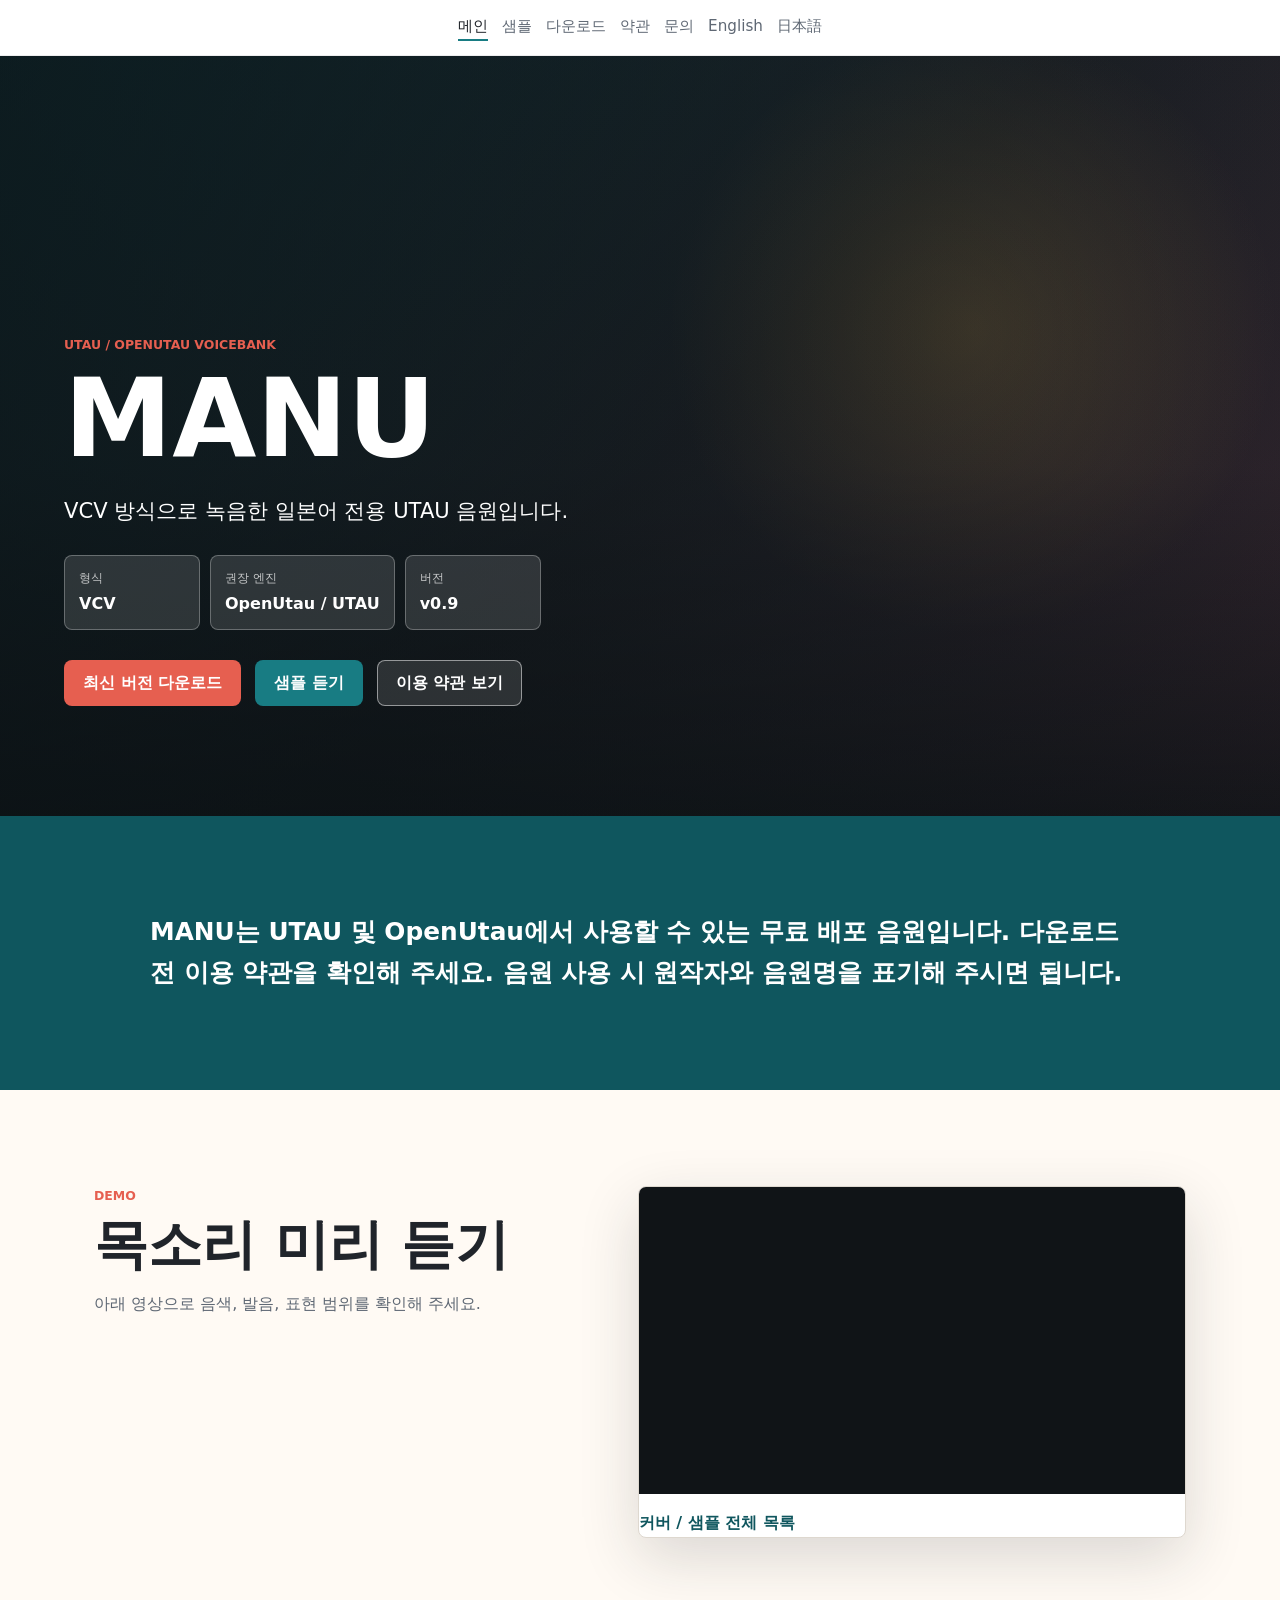
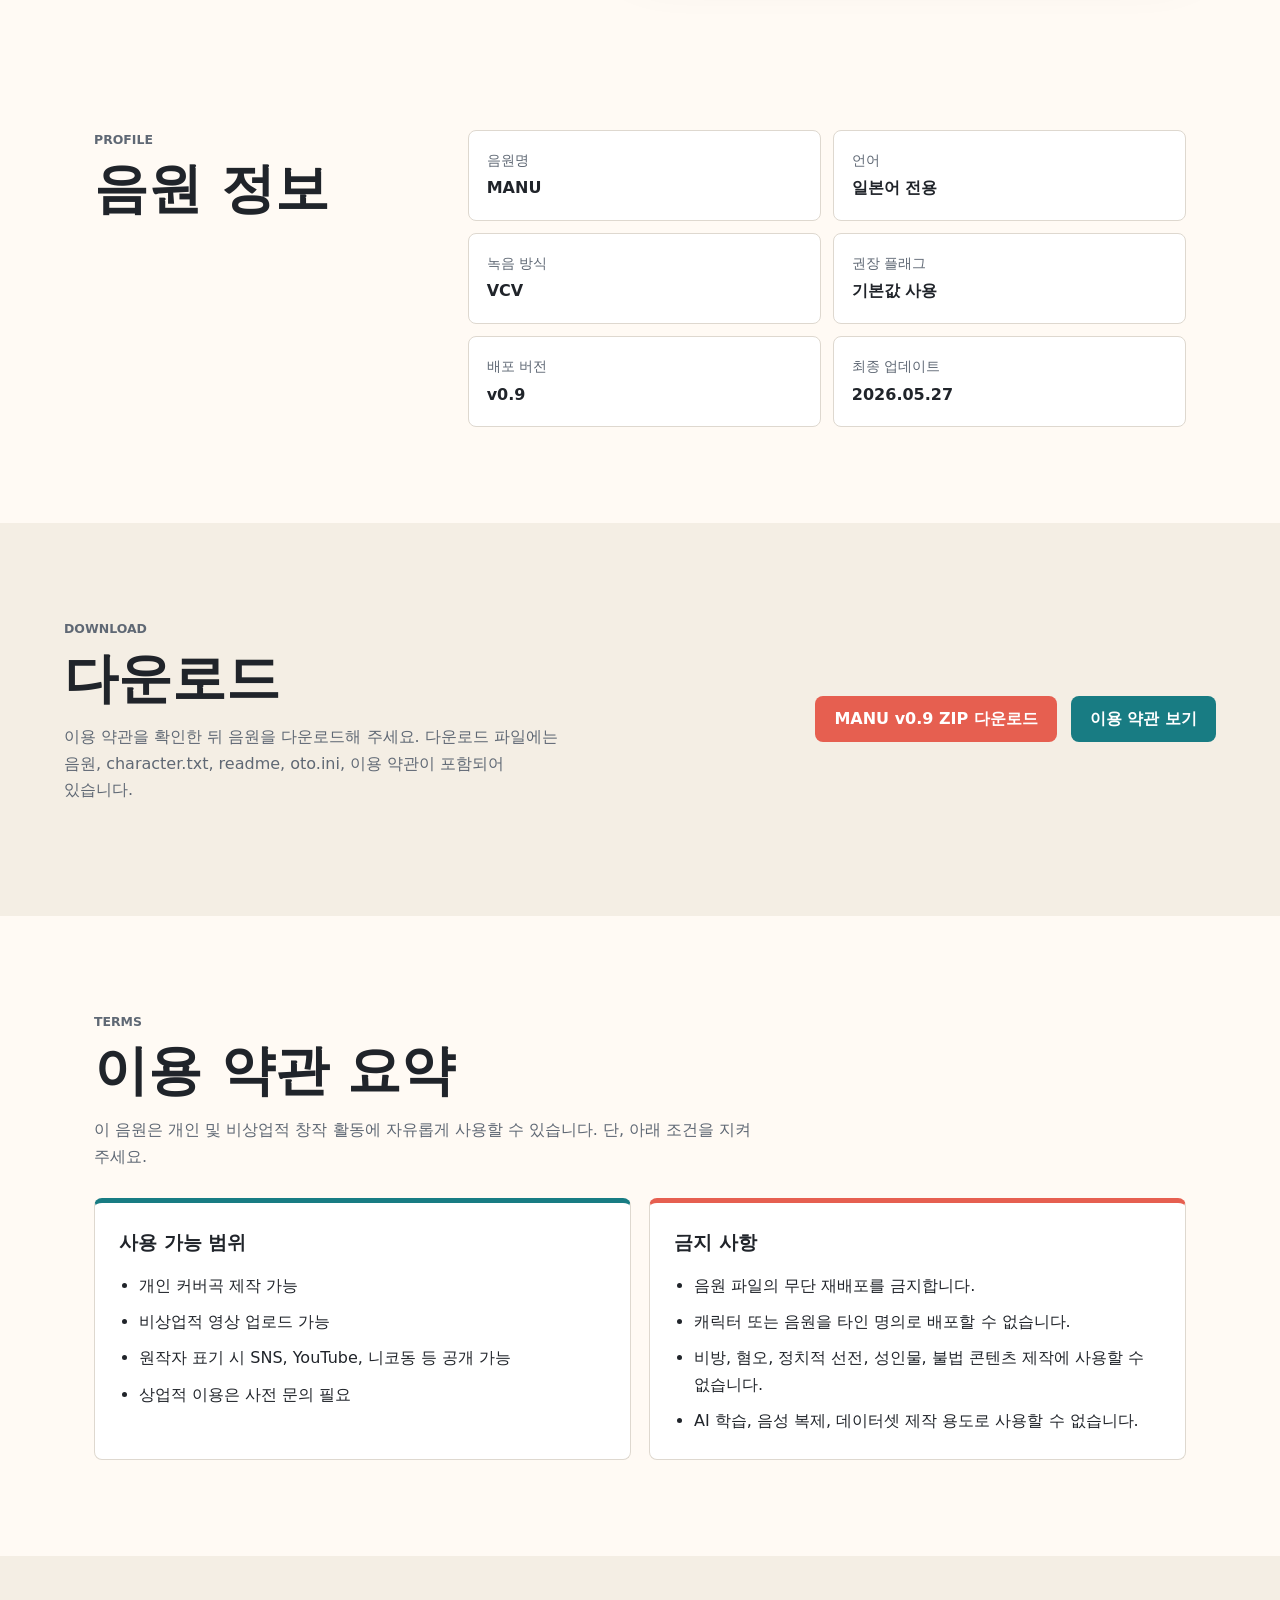
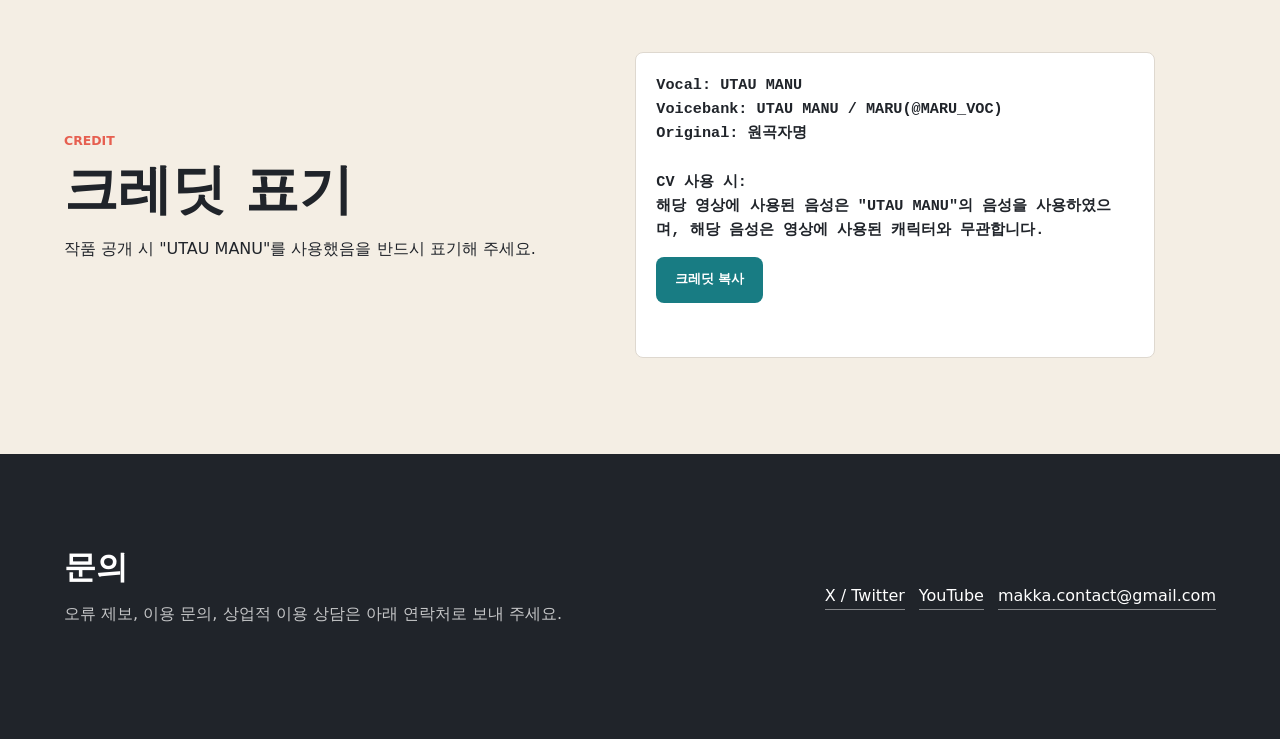
<file: index.html>
<!doctype html>
<html lang="ko">
  <head>
    <meta charset="utf-8">
    <meta name="viewport" content="width=device-width, initial-scale=1">
    <title>MANU</title>
    <meta
      name="description"
      content="MANU 공식 배포 페이지입니다. 샘플, 다운로드, 이용 약관을 확인하세요."
    >
    <link rel="icon" href="data:image/svg+xml,%3Csvg xmlns='http://www.w3.org/2000/svg' viewBox='0 0 64 64'%3E%3Crect width='64' height='64' rx='12' fill='%23187c83'/%3E%3Cpath d='M20 41V19h7v8h10v-8h7v22h-7v-8H27v8z' fill='white'/%3E%3C/svg%3E">
    <link rel="stylesheet" href="styles.css?v=20260525-header">
  </head>
  <body>
    <header class="site-header">
      <nav class="site-nav" aria-label="주요 메뉴">
        <a href="./" aria-current="page">메인</a>
        <a href="sample/">샘플</a>
        <a href="download/">다운로드</a>
        <a href="terms/">약관</a>
        <a href="#contact">문의</a>
        <a href="en/">English</a>
        <a href="ja/">日本語</a>
      </nav>
    </header>

    <main id="top">
      <section class="hero" aria-labelledby="hero-title">
        <div class="hero-scrim" aria-hidden="true"></div>
        <div class="hero-content">
          <p class="eyebrow">UTAU / OpenUtau Voicebank</p>
          <h1 id="hero-title">MANU</h1>
          <p class="hero-copy">
            VCV 방식으로 녹음한 일본어 전용 UTAU 음원입니다.
          </p>
          <dl class="hero-meta" aria-label="음원 요약 정보">
            <div>
              <dt>형식</dt>
              <dd>VCV</dd>
            </div>
            <div>
              <dt>권장 엔진</dt>
              <dd>OpenUtau / UTAU</dd>
            </div>
            <div>
              <dt>버전</dt>
              <dd>v0.9</dd>
            </div>
          </dl>
          <div class="hero-actions" aria-label="주요 동작">
            <a class="button primary" href="download/">최신 버전 다운로드</a>
            <a class="button secondary" href="sample/">샘플 듣기</a>
            <a class="button ghost" href="terms/">이용 약관 보기</a>
          </div>
        </div>
      </section>

      <section class="intro band" aria-label="배포 안내">
        <p>
          MANU는 UTAU 및 OpenUtau에서 사용할 수 있는 무료 배포 음원입니다.
          다운로드 전 이용 약관을 확인해 주세요. 음원 사용 시 원작자와 음원명을 표기해 주시면 됩니다.
        </p>
      </section>

      <section class="section two-column" id="demo" aria-labelledby="demo-title">
        <div>
          <p class="eyebrow">Demo</p>
          <h2 id="demo-title">목소리 미리 듣기</h2>
          <p class="section-copy">
            아래 영상으로 음색, 발음, 표현 범위를 확인해 주세요.
          </p>
        </div>
        <div class="demo-panel">
          <div class="video-frame">
            <iframe
              width="560"
              height="315"
              src="https://www.youtube.com/embed/cZ3BUAfoOeY?si=cuy5mhkI-4xq-e25"
              title="YouTube video player"
              frameborder="0"
              allow="accelerometer; autoplay; clipboard-write; encrypted-media; gyroscope; picture-in-picture; web-share"
              referrerpolicy="strict-origin-when-cross-origin"
              allowfullscreen
            ></iframe>
          </div>
          <div class="link-row">
            <a href="sample/" aria-label="MANU 커버 및 샘플 전체 목록 보기">커버 / 샘플 전체 목록</a>
          </div>
        </div>
      </section>

      <section class="section info-grid" aria-labelledby="info-title">
        <div class="section-heading">
          <p class="eyebrow">Profile</p>
          <h2 id="info-title">음원 정보</h2>
        </div>
        <dl class="spec-list">
          <div><dt>음원명</dt><dd>MANU</dd></div>
          <div><dt>언어</dt><dd>일본어 전용</dd></div>
          <div><dt>녹음 방식</dt><dd>VCV</dd></div>
          <div><dt>권장 플래그</dt><dd>기본값 사용</dd></div>
          <div><dt>배포 버전</dt><dd>v0.9</dd></div>
          <div><dt>최종 업데이트</dt><dd>2026.05.27</dd></div>
        </dl>
      </section>

      <section class="section download-band" id="download" aria-labelledby="download-title">
        <div>
          <p class="eyebrow">Download</p>
          <h2 id="download-title">다운로드</h2>
          <p>
            이용 약관을 확인한 뒤 음원을 다운로드해 주세요. 다운로드 파일에는 음원, character.txt,
            readme, oto.ini, 이용 약관이 포함되어 있습니다.
          </p>
        </div>
        <div class="download-actions">
          <a class="button primary" href="download/">
            MANU v0.9 ZIP 다운로드
          </a>
          <a class="button secondary" href="terms/">이용 약관 보기</a>
        </div>
      </section>

      <section class="section terms" id="terms" aria-labelledby="terms-title">
        <div class="section-heading">
          <p class="eyebrow">Terms</p>
          <h2 id="terms-title">이용 약관 요약</h2>
          <p>
            이 음원은 개인 및 비상업적 창작 활동에 자유롭게 사용할 수 있습니다. 단, 아래 조건을 지켜 주세요.
          </p>
        </div>
        <div class="terms-grid">
          <article class="rule-card allowed">
            <h3>사용 가능 범위</h3>
            <ul>
              <li>개인 커버곡 제작 가능</li>
              <li>비상업적 영상 업로드 가능</li>
              <li>원작자 표기 시 SNS, YouTube, 니코동 등 공개 가능</li>
              <li>상업적 이용은 사전 문의 필요</li>
            </ul>
          </article>
          <article class="rule-card denied">
            <h3>금지 사항</h3>
            <ul>
              <li>음원 파일의 무단 재배포를 금지합니다.</li>
              <li>캐릭터 또는 음원을 타인 명의로 배포할 수 없습니다.</li>
              <li>비방, 혐오, 정치적 선전, 성인물, 불법 콘텐츠 제작에 사용할 수 없습니다.</li>
              <li>AI 학습, 음성 복제, 데이터셋 제작 용도로 사용할 수 없습니다.</li>
            </ul>
          </article>
        </div>
      </section>

      <section class="section credit-band" aria-labelledby="credit-title">
        <div>
          <p class="eyebrow">Credit</p>
          <h2 id="credit-title">크레딧 표기</h2>
          <p>작품 공개 시 "UTAU MANU"를 사용했음을 반드시 표기해 주세요.</p>
        </div>
        <div class="credit-box">
          <pre id="creditText">Vocal: UTAU MANU
Voicebank: UTAU MANU / MARU(@MARU_VOC)
Original: 원곡자명

CV 사용 시:
해당 영상에 사용된 음성은 "UTAU MANU"의 음성을 사용하였으며, 해당 음성은 영상에 사용된 캐릭터와 무관합니다.</pre>
          <button class="button secondary" type="button" id="copyCredit">크레딧 복사</button>
          <p class="copy-status" id="copyStatus" role="status" aria-live="polite"></p>
        </div>
      </section>
    </main>

    <footer class="site-footer" id="contact">
      <div>
        <h2>문의</h2>
        <p>오류 제보, 이용 문의, 상업적 이용 상담은 아래 연락처로 보내 주세요.</p>
      </div>
      <address class="contact-links">
        <a href="https://x.com/MARU_VOC" target="_blank" rel="noreferrer">X / Twitter</a>
        <a href="https://www.youtube.com/" target="_blank" rel="noreferrer">YouTube</a>
        <a href="mailto:makka.contact@gmail.com">makka.contact@gmail.com</a>
      </address>
    </footer>

    <script src="script.js?v=20260525-filecheck"></script>
  </body>
</html>
</file>
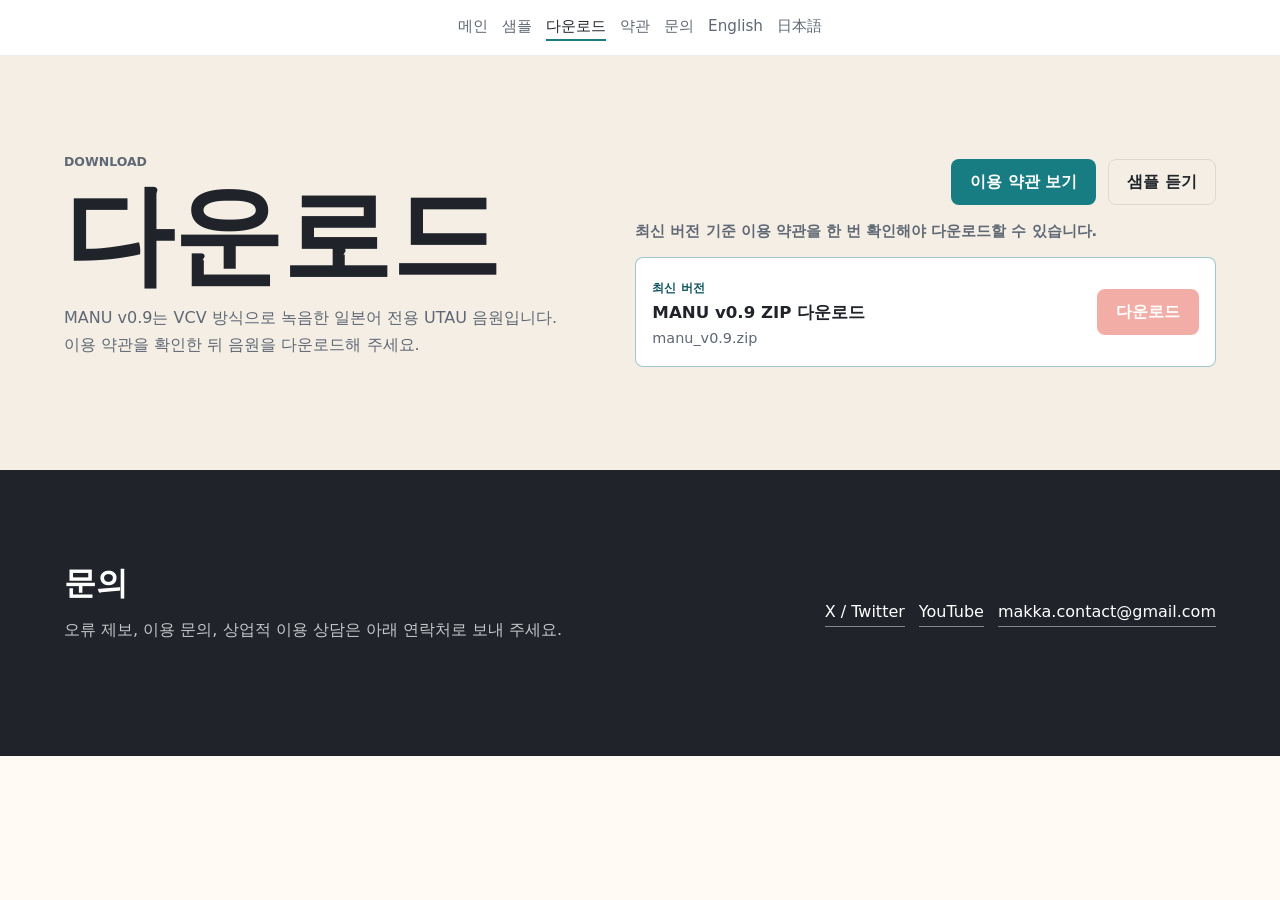
<file: download/index.html>
<!doctype html>
<html lang="ko">
  <head>
    <meta charset="utf-8">
    <meta name="viewport" content="width=device-width, initial-scale=1">
    <title>MANU - 다운로드</title>
    <meta
      name="description"
      content="MANU v0.9 UTAU 음원을 다운로드할 수 있는 페이지입니다."
    >
    <link rel="icon" href="data:image/svg+xml,%3Csvg xmlns='http://www.w3.org/2000/svg' viewBox='0 0 64 64'%3E%3Crect width='64' height='64' rx='12' fill='%23187c83'/%3E%3Cpath d='M20 41V19h7v8h10v-8h7v22h-7v-8H27v8z' fill='white'/%3E%3C/svg%3E">
    <link rel="stylesheet" href="../styles.css?v=20260525-header">
  </head>
  <body>
    <header class="site-header">
      <nav class="site-nav" aria-label="주요 메뉴">
        <a href="../">메인</a>
        <a href="../sample/">샘플</a>
        <a href="../download/" aria-current="page">다운로드</a>
        <a href="../terms/">약관</a>
        <a href="#contact">문의</a>
        <a href="../en/download/">English</a>
        <a href="../ja/download/">日本語</a>
      </nav>
    </header>

    <main id="top">
      <section class="section download-band page-section" id="download" aria-labelledby="download-title">
        <div>
          <p class="eyebrow">Download</p>
          <h1 id="download-title">다운로드</h1>
          <p>
            MANU v0.9는 VCV 방식으로 녹음한 일본어 전용 UTAU 음원입니다.
            이용 약관을 확인한 뒤 음원을 다운로드해 주세요.
          </p>
        </div>
        <div class="download-actions download-list-panel">
          <div class="download-toolbar">
            <a class="button secondary" href="../terms/">이용 약관 보기</a>
            <a class="button ghost dark" href="../sample/">샘플 듣기</a>
          </div>
          <p class="download-gate" id="downloadGateStatus" role="status" aria-live="polite"></p>
          <div class="download-list" id="downloadList" aria-label="MANU 다운로드 파일 목록"></div>
        </div>
      </section>
    </main>

    <footer class="site-footer" id="contact">
      <div>
        <h2>문의</h2>
        <p>오류 제보, 이용 문의, 상업적 이용 상담은 아래 연락처로 보내 주세요.</p>
      </div>
      <address class="contact-links">
        <a href="https://x.com/MARU_VOC" target="_blank" rel="noreferrer">X / Twitter</a>
        <a href="https://www.youtube.com/" target="_blank" rel="noreferrer">YouTube</a>
        <a href="mailto:makka.contact@gmail.com">makka.contact@gmail.com</a>
      </address>
    </footer>

    <script src="../download-data.js?v=20260525-downloads"></script>
    <script src="../script.js?v=20260525-downloads"></script>
  </body>
</html>
</file>
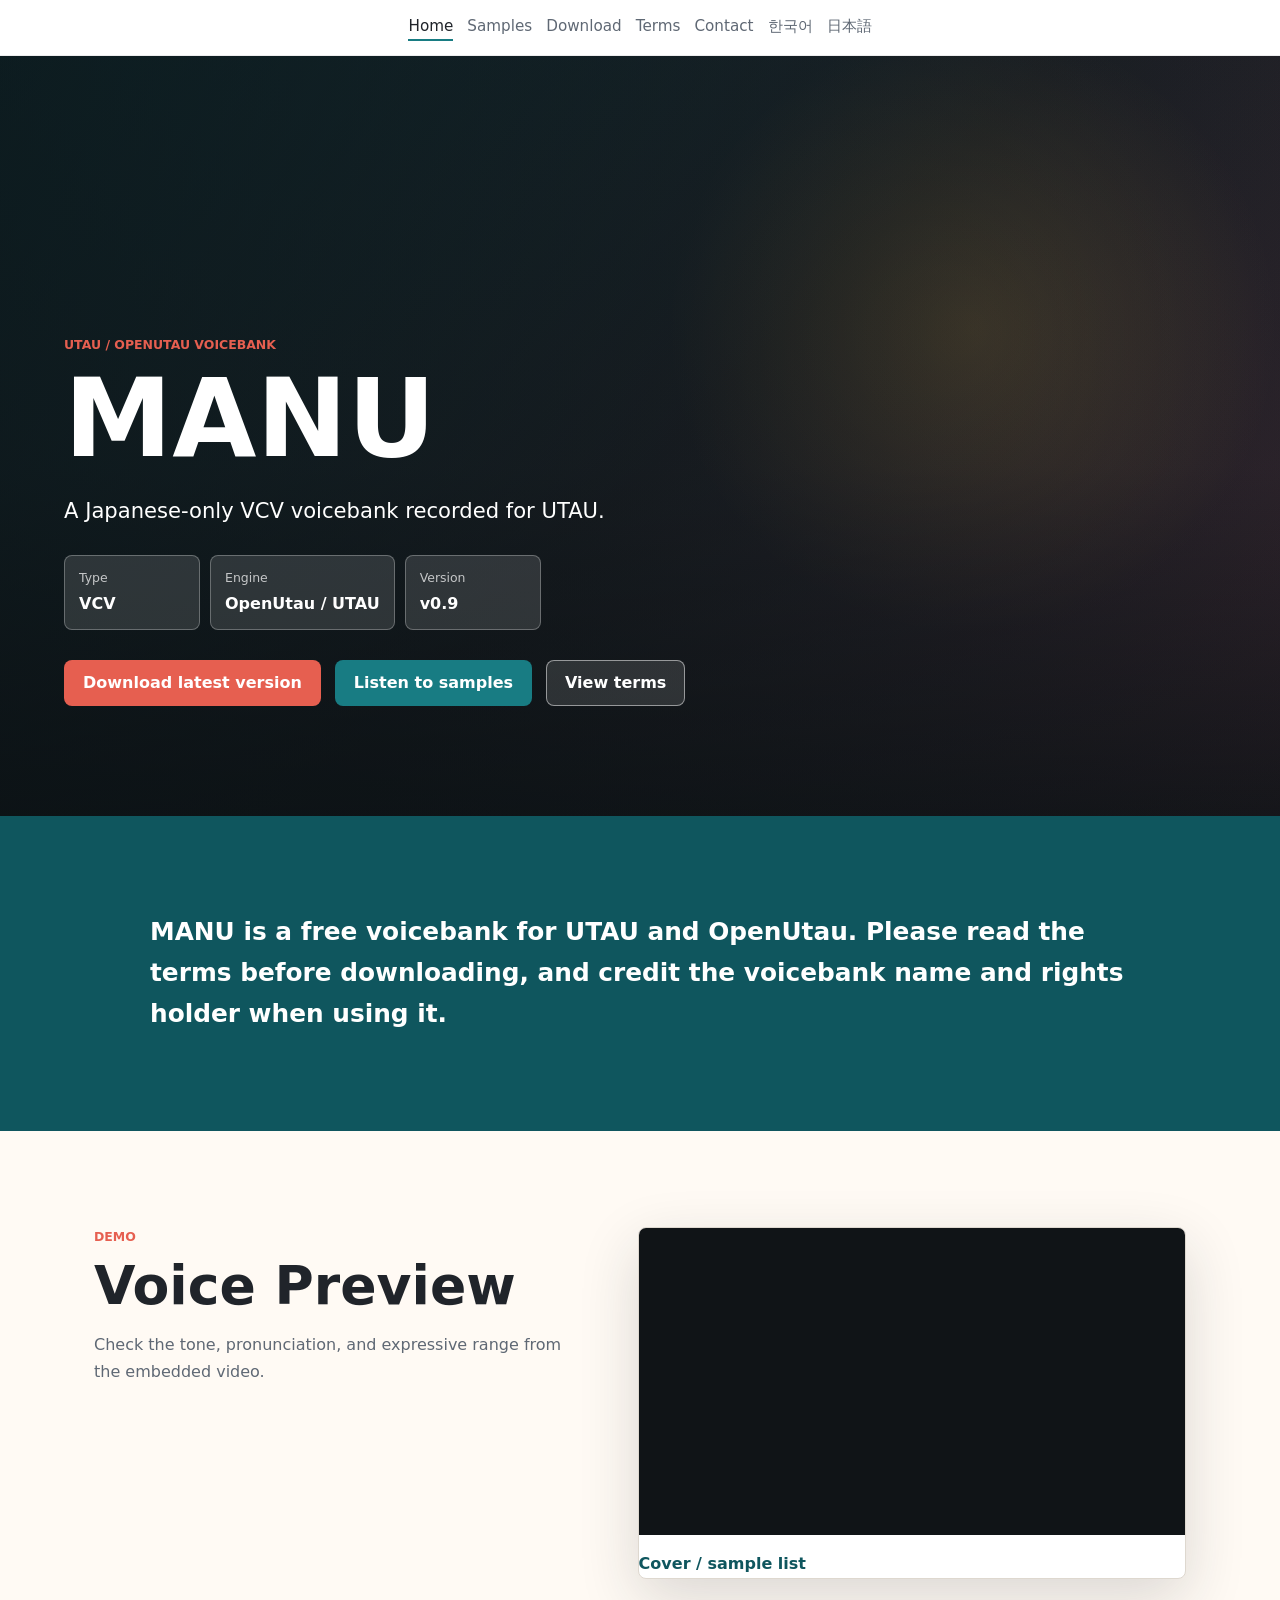
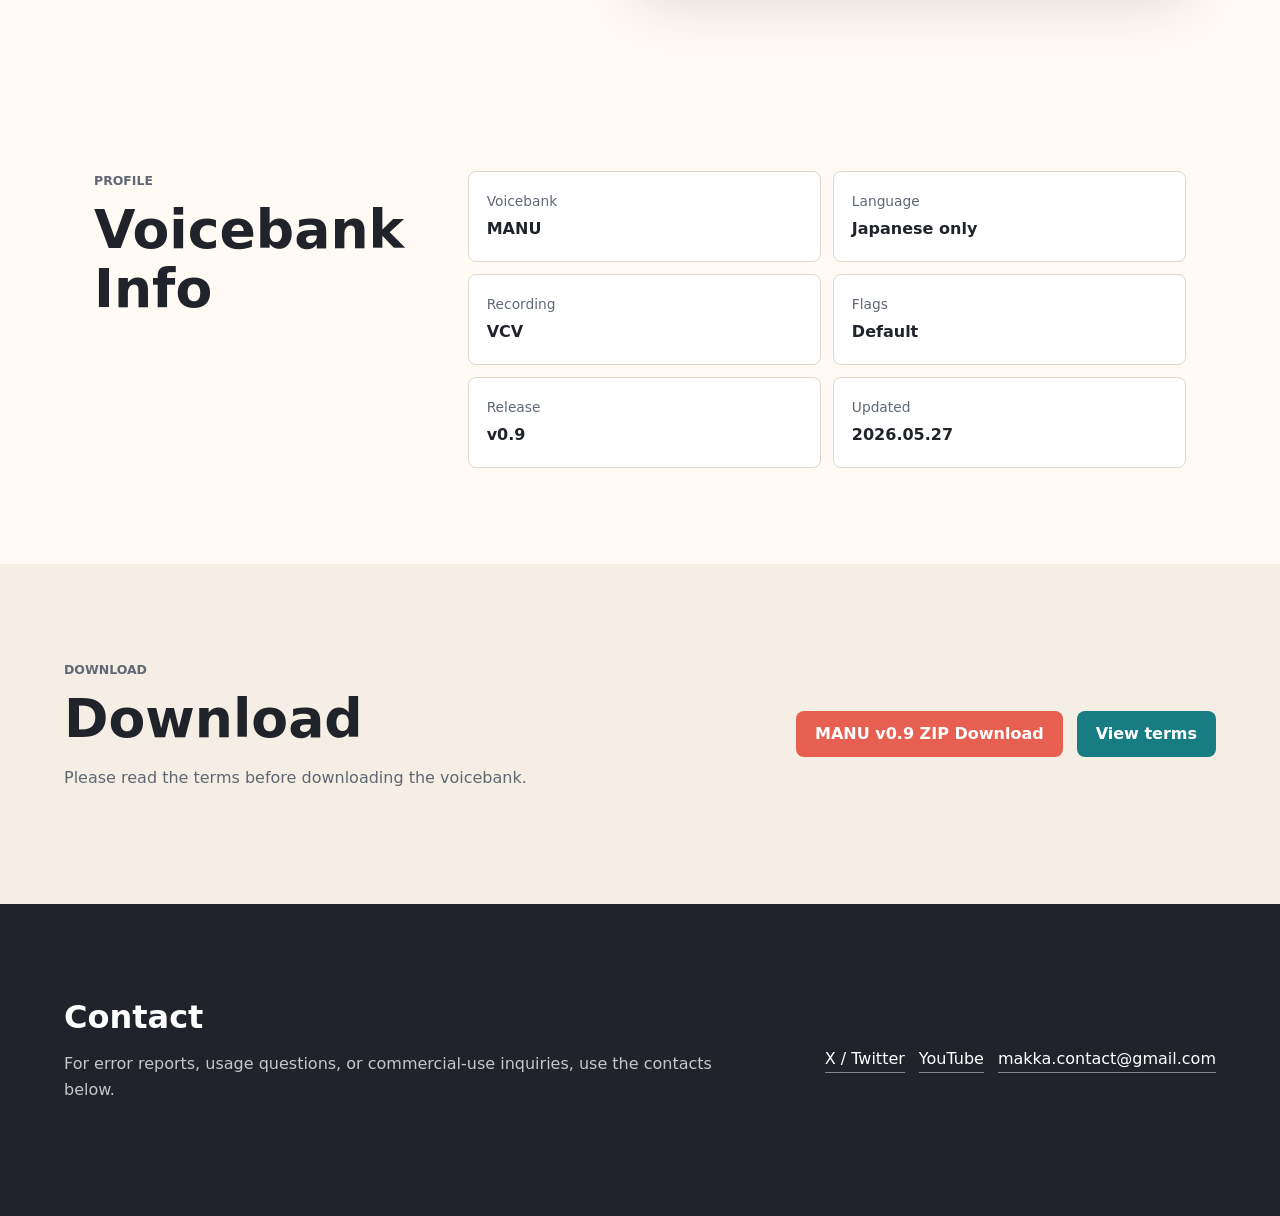
<file: en/index.html>
<!doctype html>
<html lang="en">
  <head>
    <meta charset="utf-8">
    <meta name="viewport" content="width=device-width, initial-scale=1">
    <title>MANU</title>
    <meta name="description" content="Official distribution page for MANU. Check samples, downloads, and terms.">
    <link rel="icon" href="data:image/svg+xml,%3Csvg xmlns='http://www.w3.org/2000/svg' viewBox='0 0 64 64'%3E%3Crect width='64' height='64' rx='12' fill='%23187c83'/%3E%3Cpath d='M20 41V19h7v8h10v-8h7v22h-7v-8H27v8z' fill='white'/%3E%3C/svg%3E">
    <link rel="stylesheet" href="../styles.css?v=20260525-header">
  </head>
  <body>
    <header class="site-header">
      <nav class="site-nav" aria-label="Main menu">
        <a href="./" aria-current="page">Home</a>
        <a href="sample/">Samples</a>
        <a href="download/">Download</a>
        <a href="terms/">Terms</a>
        <a href="#contact">Contact</a>
        <a href="../">한국어</a>
        <a href="../ja/">日本語</a>
      </nav>
    </header>

    <main id="top">
      <section class="hero" aria-labelledby="hero-title">
        <div class="hero-scrim" aria-hidden="true"></div>
        <div class="hero-content">
          <p class="eyebrow">UTAU / OpenUtau Voicebank</p>
          <h1 id="hero-title">MANU</h1>
          <p class="hero-copy">A Japanese-only VCV voicebank recorded for UTAU.</p>
          <dl class="hero-meta" aria-label="Voicebank summary">
            <div><dt>Type</dt><dd>VCV</dd></div>
            <div><dt>Engine</dt><dd>OpenUtau / UTAU</dd></div>
            <div><dt>Version</dt><dd>v0.9</dd></div>
          </dl>
          <div class="hero-actions" aria-label="Primary actions">
            <a class="button primary" href="download/">Download latest version</a>
            <a class="button secondary" href="sample/">Listen to samples</a>
            <a class="button ghost" href="terms/">View terms</a>
          </div>
        </div>
      </section>

      <section class="intro band" aria-label="Distribution notice">
        <p>
          MANU is a free voicebank for UTAU and OpenUtau. Please read the terms before downloading, and credit the voicebank name and rights holder when using it.
        </p>
      </section>

      <section class="section two-column" id="demo" aria-labelledby="demo-title">
        <div>
          <p class="eyebrow">Demo</p>
          <h2 id="demo-title">Voice Preview</h2>
          <p class="section-copy">Check the tone, pronunciation, and expressive range from the embedded video.</p>
        </div>
        <div class="demo-panel">
          <div class="video-frame">
            <iframe width="560" height="315" src="https://www.youtube.com/embed/cZ3BUAfoOeY?si=cuy5mhkI-4xq-e25" title="YouTube video player" frameborder="0" allow="accelerometer; autoplay; clipboard-write; encrypted-media; gyroscope; picture-in-picture; web-share" referrerpolicy="strict-origin-when-cross-origin" allowfullscreen></iframe>
          </div>
          <div class="link-row">
            <a href="sample/" aria-label="View all MANU covers and samples">Cover / sample list</a>
          </div>
        </div>
      </section>

      <section class="section info-grid" aria-labelledby="info-title">
        <div class="section-heading">
          <p class="eyebrow">Profile</p>
          <h2 id="info-title">Voicebank Info</h2>
        </div>
        <dl class="spec-list">
          <div><dt>Voicebank</dt><dd>MANU</dd></div>
          <div><dt>Language</dt><dd>Japanese only</dd></div>
          <div><dt>Recording</dt><dd>VCV</dd></div>
          <div><dt>Flags</dt><dd>Default</dd></div>
          <div><dt>Release</dt><dd>v0.9</dd></div>
          <div><dt>Updated</dt><dd>2026.05.27</dd></div>
        </dl>
      </section>

      <section class="section download-band" id="download" aria-labelledby="download-title">
        <div>
          <p class="eyebrow">Download</p>
          <h2 id="download-title">Download</h2>
          <p>Please read the terms before downloading the voicebank.</p>
        </div>
        <div class="download-actions">
          <a class="button primary" href="download/">MANU v0.9 ZIP Download</a>
          <a class="button secondary" href="terms/">View terms</a>
        </div>
      </section>
    </main>

    <footer class="site-footer" id="contact">
      <div>
        <h2>Contact</h2>
        <p>For error reports, usage questions, or commercial-use inquiries, use the contacts below.</p>
      </div>
      <address class="contact-links">
        <a href="https://x.com/MARU_VOC" target="_blank" rel="noreferrer">X / Twitter</a>
        <a href="https://www.youtube.com/" target="_blank" rel="noreferrer">YouTube</a>
        <a href="mailto:makka.contact@gmail.com">makka.contact@gmail.com</a>
      </address>
    </footer>

    <script src="../script.js?v=20260525-i18n"></script>
  </body>
</html>
</file>
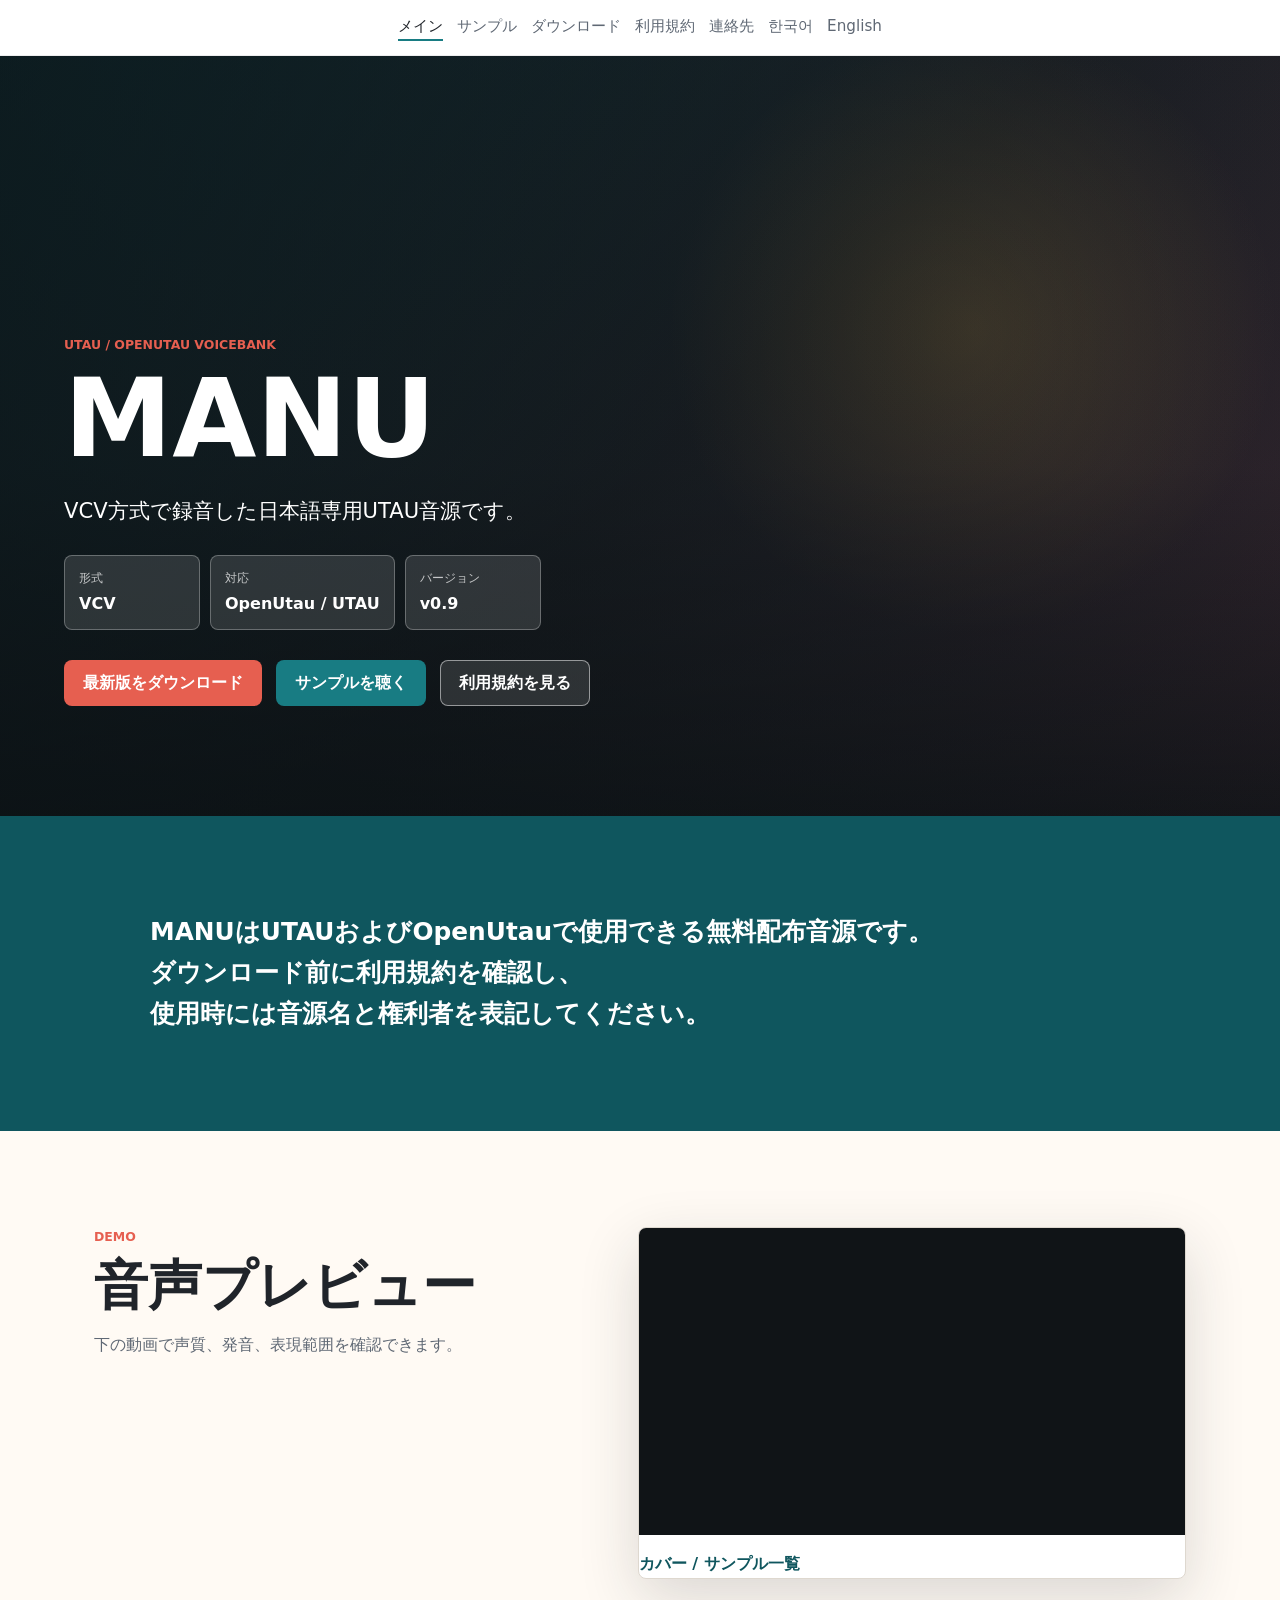
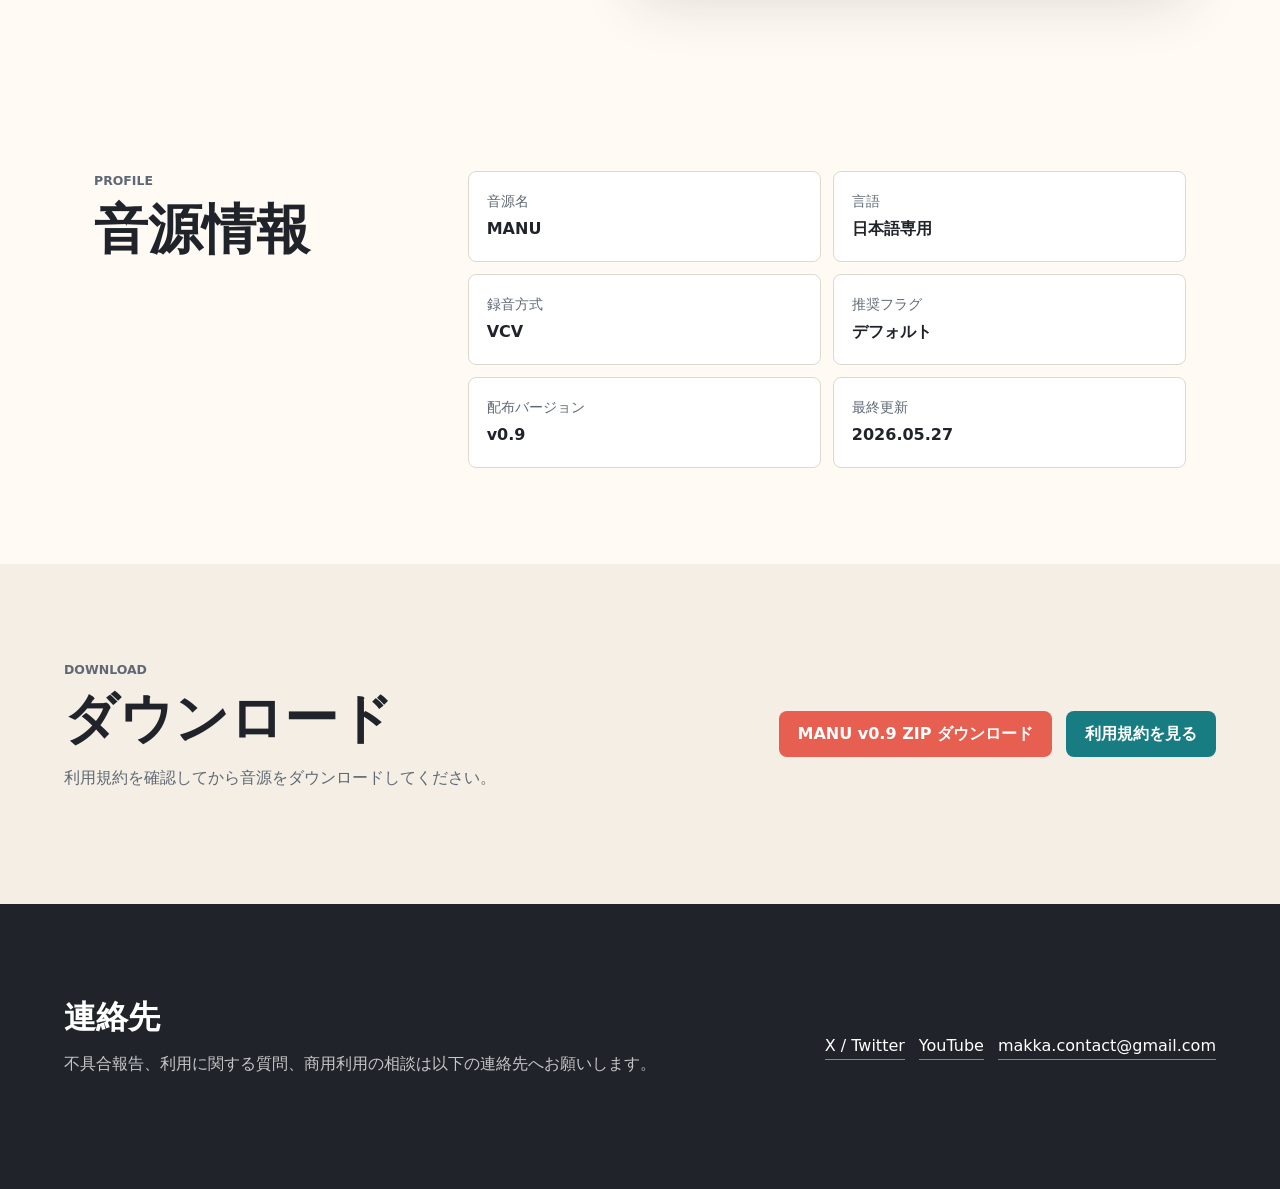
<file: ja/index.html>
<!doctype html>
<html lang="ja">
  <head>
    <meta charset="utf-8">
    <meta name="viewport" content="width=device-width, initial-scale=1">
    <title>MANU</title>
    <meta name="description" content="MANU公式配布ページです。サンプル、ダウンロード、利用規約を確認できます。">
    <link rel="icon" href="data:image/svg+xml,%3Csvg xmlns='http://www.w3.org/2000/svg' viewBox='0 0 64 64'%3E%3Crect width='64' height='64' rx='12' fill='%23187c83'/%3E%3Cpath d='M20 41V19h7v8h10v-8h7v22h-7v-8H27v8z' fill='white'/%3E%3C/svg%3E">
    <link rel="stylesheet" href="../styles.css?v=20260525-header">
  </head>
  <body>
    <header class="site-header">
      <nav class="site-nav" aria-label="メインメニュー">
        <a href="./" aria-current="page">メイン</a>
        <a href="sample/">サンプル</a>
        <a href="download/">ダウンロード</a>
        <a href="terms/">利用規約</a>
        <a href="#contact">連絡先</a>
        <a href="../">한국어</a>
        <a href="../en/">English</a>
      </nav>
    </header>

    <main id="top">
      <section class="hero" aria-labelledby="hero-title">
        <div class="hero-scrim" aria-hidden="true"></div>
        <div class="hero-content">
          <p class="eyebrow">UTAU / OpenUtau Voicebank</p>
          <h1 id="hero-title">MANU</h1>
          <p class="hero-copy">VCV方式で録音した日本語専用UTAU音源です。</p>
          <dl class="hero-meta" aria-label="音源概要">
            <div><dt>形式</dt><dd>VCV</dd></div>
            <div><dt>対応</dt><dd>OpenUtau / UTAU</dd></div>
            <div><dt>バージョン</dt><dd>v0.9</dd></div>
          </dl>
          <div class="hero-actions" aria-label="主な操作">
            <a class="button primary" href="download/">最新版をダウンロード</a>
            <a class="button secondary" href="sample/">サンプルを聴く</a>
            <a class="button ghost" href="terms/">利用規約を見る</a>
          </div>
        </div>
      </section>

      <section class="intro band" aria-label="配布案内">
        <p>
          MANUはUTAUおよびOpenUtauで使用できる無料配布音源です。ダウンロード前に利用規約を確認し、使用時には音源名と権利者を表記してください。
        </p>
      </section>

      <section class="section two-column" id="demo" aria-labelledby="demo-title">
        <div>
          <p class="eyebrow">Demo</p>
          <h2 id="demo-title">音声プレビュー</h2>
          <p class="section-copy">下の動画で声質、発音、表現範囲を確認できます。</p>
        </div>
        <div class="demo-panel">
          <div class="video-frame">
            <iframe width="560" height="315" src="https://www.youtube.com/embed/cZ3BUAfoOeY?si=cuy5mhkI-4xq-e25" title="YouTube video player" frameborder="0" allow="accelerometer; autoplay; clipboard-write; encrypted-media; gyroscope; picture-in-picture; web-share" referrerpolicy="strict-origin-when-cross-origin" allowfullscreen></iframe>
          </div>
          <div class="link-row">
            <a href="sample/" aria-label="MANUのカバーとサンプル一覧を見る">カバー / サンプル一覧</a>
          </div>
        </div>
      </section>

      <section class="section info-grid" aria-labelledby="info-title">
        <div class="section-heading">
          <p class="eyebrow">Profile</p>
          <h2 id="info-title">音源情報</h2>
        </div>
        <dl class="spec-list">
          <div><dt>音源名</dt><dd>MANU</dd></div>
          <div><dt>言語</dt><dd>日本語専用</dd></div>
          <div><dt>録音方式</dt><dd>VCV</dd></div>
          <div><dt>推奨フラグ</dt><dd>デフォルト</dd></div>
          <div><dt>配布バージョン</dt><dd>v0.9</dd></div>
          <div><dt>最終更新</dt><dd>2026.05.27</dd></div>
        </dl>
      </section>

      <section class="section download-band" id="download" aria-labelledby="download-title">
        <div>
          <p class="eyebrow">Download</p>
          <h2 id="download-title">ダウンロード</h2>
          <p>利用規約を確認してから音源をダウンロードしてください。</p>
        </div>
        <div class="download-actions">
          <a class="button primary" href="download/">MANU v0.9 ZIP ダウンロード</a>
          <a class="button secondary" href="terms/">利用規約を見る</a>
        </div>
      </section>
    </main>

    <footer class="site-footer" id="contact">
      <div>
        <h2>連絡先</h2>
        <p>不具合報告、利用に関する質問、商用利用の相談は以下の連絡先へお願いします。</p>
      </div>
      <address class="contact-links">
        <a href="https://x.com/MARU_VOC" target="_blank" rel="noreferrer">X / Twitter</a>
        <a href="https://www.youtube.com/" target="_blank" rel="noreferrer">YouTube</a>
        <a href="mailto:makka.contact@gmail.com">makka.contact@gmail.com</a>
      </address>
    </footer>

    <script src="../script.js?v=20260525-i18n"></script>
  </body>
</html>
</file>
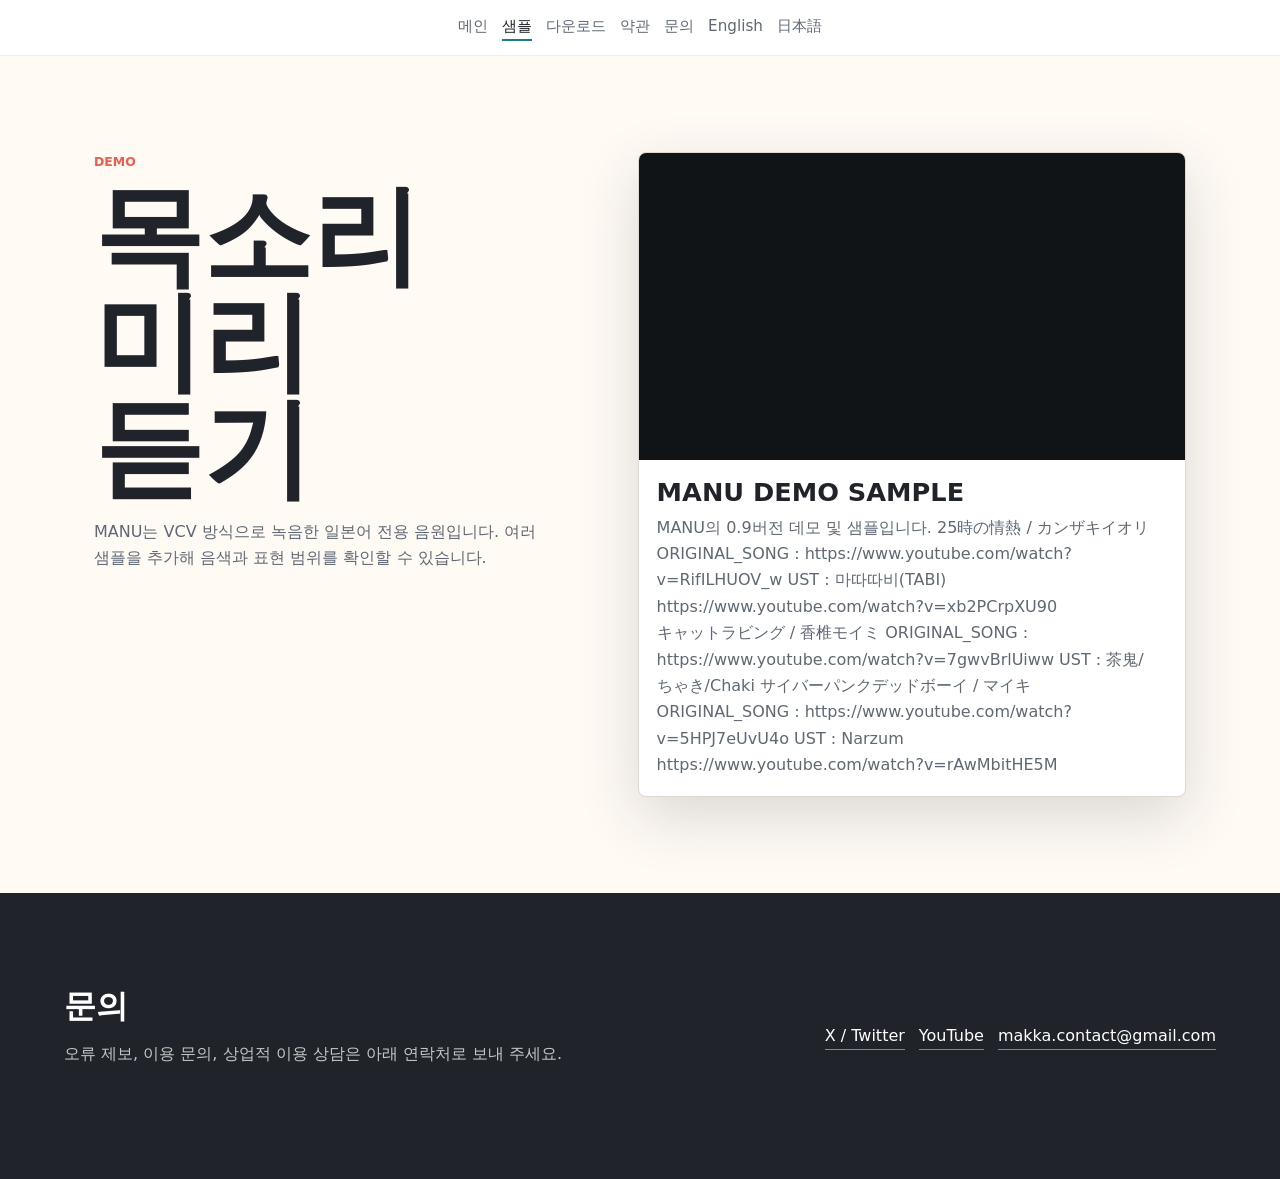
<file: sample/index.html>
<!doctype html>
<html lang="ko">
  <head>
    <meta charset="utf-8">
    <meta name="viewport" content="width=device-width, initial-scale=1">
    <title>MANU - 샘플</title>
    <meta
      name="description"
      content="MANU 목소리 샘플을 확인할 수 있는 페이지입니다."
    >
    <link rel="icon" href="data:image/svg+xml,%3Csvg xmlns='http://www.w3.org/2000/svg' viewBox='0 0 64 64'%3E%3Crect width='64' height='64' rx='12' fill='%23187c83'/%3E%3Cpath d='M20 41V19h7v8h10v-8h7v22h-7v-8H27v8z' fill='white'/%3E%3C/svg%3E">
    <link rel="stylesheet" href="../styles.css?v=20260525-header">
  </head>
  <body>
    <header class="site-header">
      <nav class="site-nav" aria-label="주요 메뉴">
        <a href="../">메인</a>
        <a href="../sample/" aria-current="page">샘플</a>
        <a href="../download/">다운로드</a>
        <a href="../terms/">약관</a>
        <a href="#contact">문의</a>
        <a href="../en/sample/">English</a>
        <a href="../ja/sample/">日本語</a>
      </nav>
    </header>

    <main id="top">
      <section class="section two-column page-section" id="demo" aria-labelledby="demo-title">
        <div>
          <p class="eyebrow">Demo</p>
          <h1 id="demo-title">목소리 미리 듣기</h1>
          <p class="section-copy">
            MANU는 VCV 방식으로 녹음한 일본어 전용 음원입니다. 여러 샘플을 추가해 음색과 표현 범위를 확인할 수 있습니다.
          </p>
        </div>
        <div>
          <div class="sample-list" id="sampleList" aria-live="polite"></div>
        </div>
      </section>
    </main>

    <footer class="site-footer" id="contact">
      <div>
        <h2>문의</h2>
        <p>오류 제보, 이용 문의, 상업적 이용 상담은 아래 연락처로 보내 주세요.</p>
      </div>
      <address class="contact-links">
        <a href="https://x.com/MARU_VOC" target="_blank" rel="noreferrer">X / Twitter</a>
        <a href="https://www.youtube.com/" target="_blank" rel="noreferrer">YouTube</a>
        <a href="mailto:makka.contact@gmail.com">makka.contact@gmail.com</a>
      </address>
    </footer>

    <script src="../sample-data.js"></script>
    <script src="../script.js?v=20260525-filecheck"></script>
  </body>
</html>
</file>
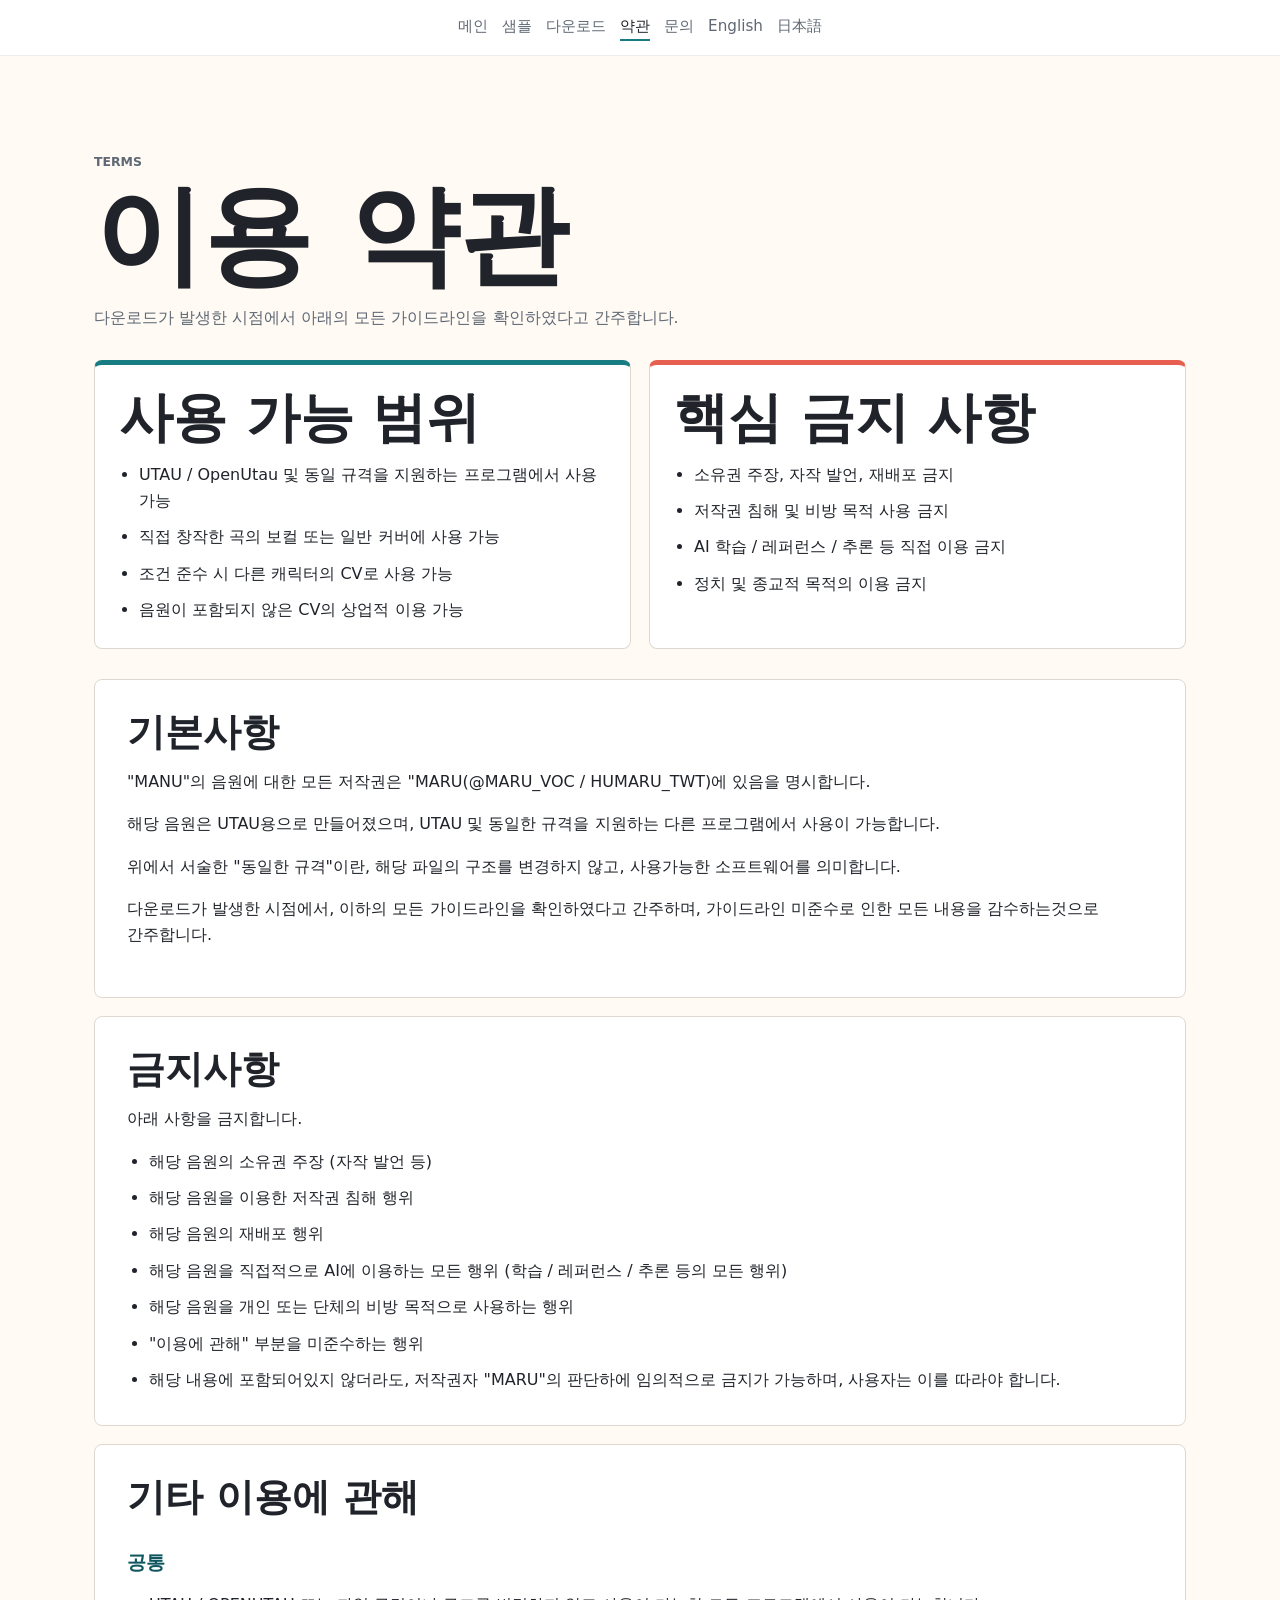
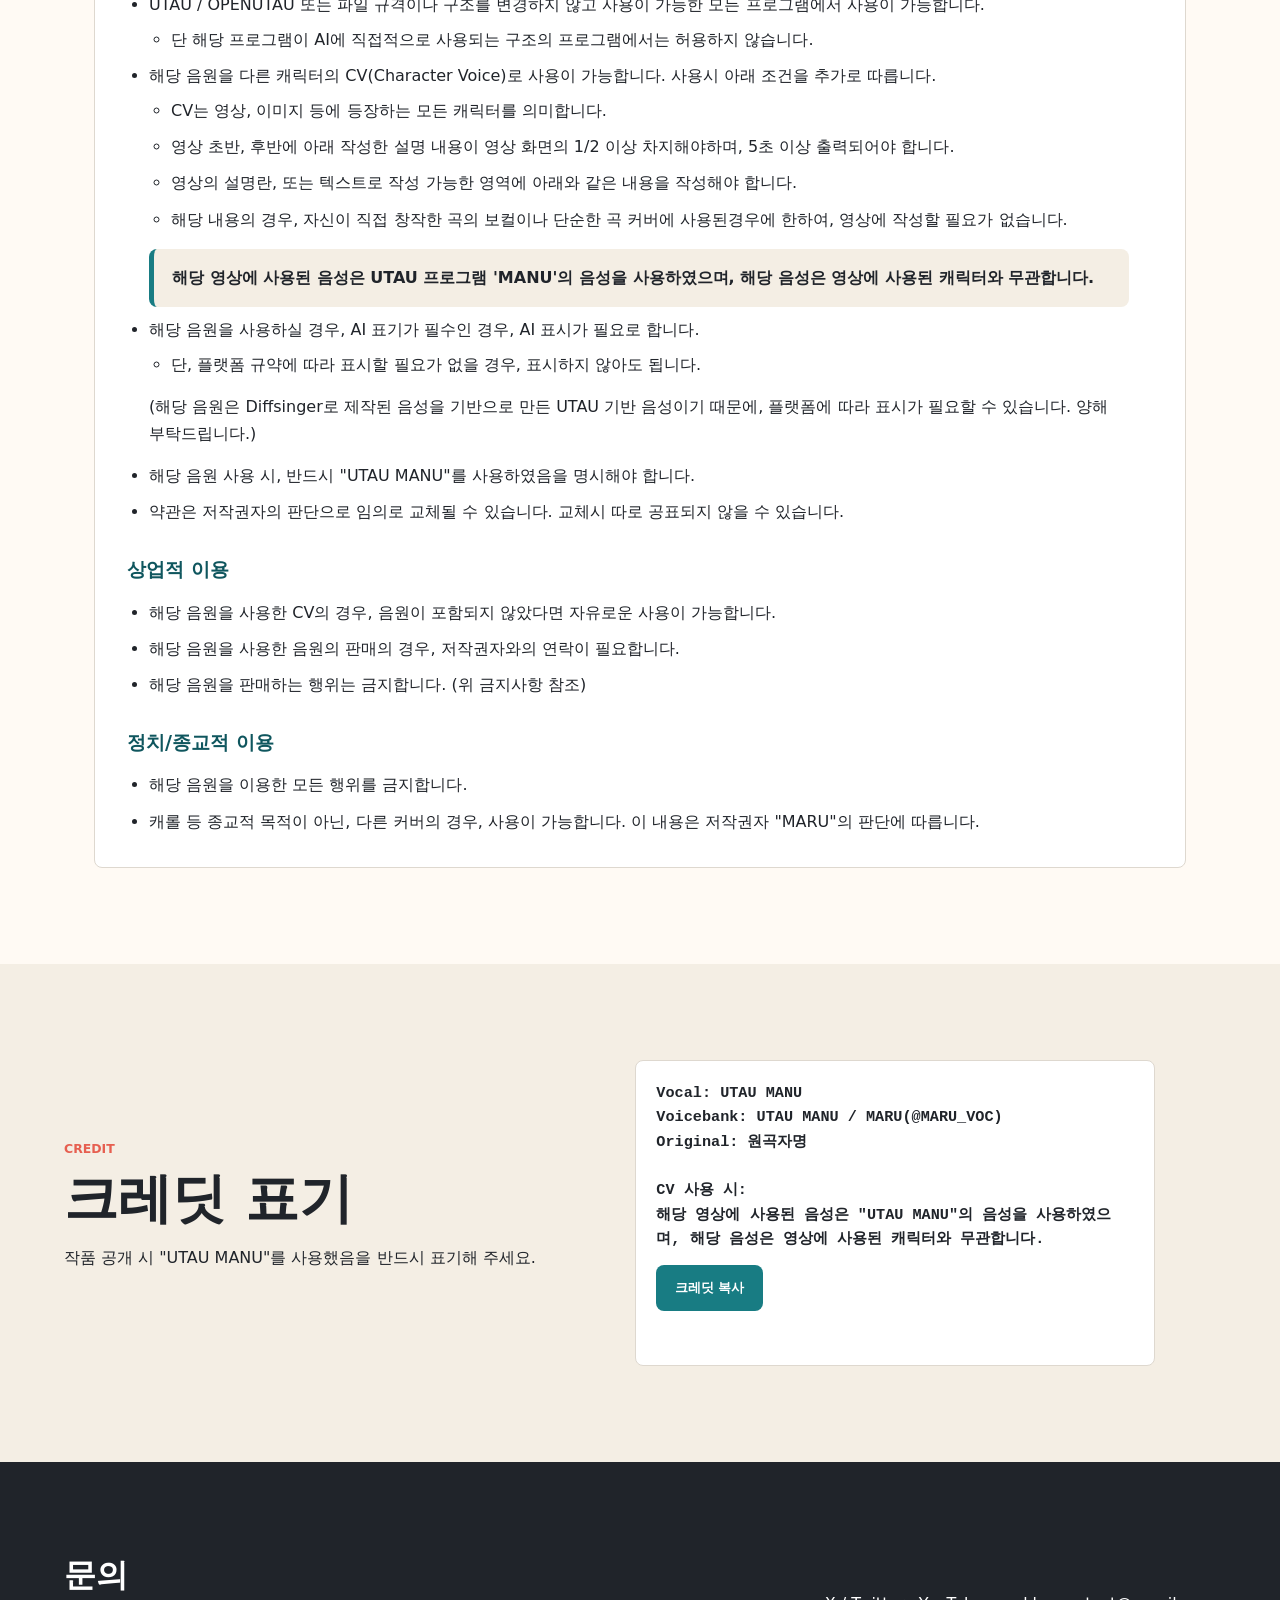
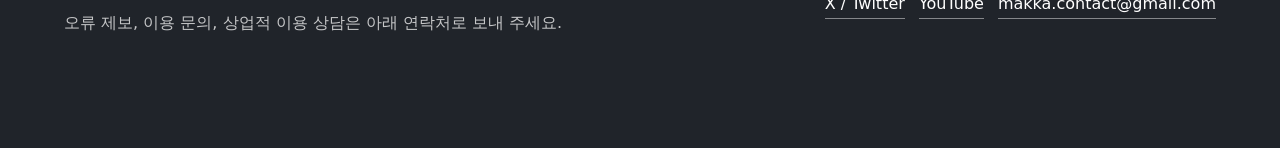
<file: terms/index.html>
<!doctype html>
<html lang="ko">
  <head>
    <meta charset="utf-8">
    <meta name="viewport" content="width=device-width, initial-scale=1">
    <title>MANU - 이용 약관</title>
    <meta
      name="description"
      content="MANU 이용 약관을 확인할 수 있는 페이지입니다."
    >
    <link rel="icon" href="data:image/svg+xml,%3Csvg xmlns='http://www.w3.org/2000/svg' viewBox='0 0 64 64'%3E%3Crect width='64' height='64' rx='12' fill='%23187c83'/%3E%3Cpath d='M20 41V19h7v8h10v-8h7v22h-7v-8H27v8z' fill='white'/%3E%3C/svg%3E">
    <link rel="stylesheet" href="../styles.css?v=20260525-header">
  </head>
  <body>
    <header class="site-header">
      <nav class="site-nav" aria-label="주요 메뉴">
        <a href="../">메인</a>
        <a href="../sample/">샘플</a>
        <a href="../download/">다운로드</a>
        <a href="../terms/" aria-current="page">약관</a>
        <a href="#contact">문의</a>
        <a href="../en/terms/">English</a>
        <a href="../ja/terms/">日本語</a>
      </nav>
    </header>

    <main id="top">
      <section class="section terms page-section" id="terms" aria-labelledby="terms-title">
        <div class="section-heading">
          <p class="eyebrow">Terms</p>
          <h1 id="terms-title">이용 약관</h1>
          <p>
            다운로드가 발생한 시점에서 아래의 모든 가이드라인을 확인하였다고 간주합니다.
          </p>
        </div>

        <div class="terms-grid terms-summary" aria-label="이용 약관 요약">
          <article class="rule-card allowed">
            <h2>사용 가능 범위</h2>
            <ul>
              <li>UTAU / OpenUtau 및 동일 규격을 지원하는 프로그램에서 사용 가능</li>
              <li>직접 창작한 곡의 보컬 또는 일반 커버에 사용 가능</li>
              <li>조건 준수 시 다른 캐릭터의 CV로 사용 가능</li>
              <li>음원이 포함되지 않은 CV의 상업적 이용 가능</li>
            </ul>
          </article>
          <article class="rule-card denied">
            <h2>핵심 금지 사항</h2>
            <ul>
              <li>소유권 주장, 자작 발언, 재배포 금지</li>
              <li>저작권 침해 및 비방 목적 사용 금지</li>
              <li>AI 학습 / 레퍼런스 / 추론 등 직접 이용 금지</li>
              <li>정치 및 종교적 목적의 이용 금지</li>
            </ul>
          </article>
        </div>

        <div class="terms-document">
          <article class="terms-block">
            <h2>기본사항</h2>
            <p>
              "MANU"의 음원에 대한 모든 저작권은 "MARU(@MARU_VOC / HUMARU_TWT)에 있음을 명시합니다.
            </p>
            <p>
              해당 음원은 UTAU용으로 만들어졌으며, UTAU 및 동일한 규격을 지원하는 다른 프로그램에서 사용이 가능합니다.
            </p>
            <p>
              위에서 서술한 "동일한 규격"이란, 해당 파일의 구조를 변경하지 않고, 사용가능한 소프트웨어를 의미합니다.
            </p>
            <p>
              다운로드가 발생한 시점에서, 이하의 모든 가이드라인을 확인하였다고 간주하며,
              가이드라인 미준수로 인한 모든 내용을 감수하는것으로 간주합니다.
            </p>
          </article>

          <article class="terms-block">
            <h2>금지사항</h2>
            <p>아래 사항을 금지합니다.</p>
            <ul>
              <li>해당 음원의 소유권 주장 (자작 발언 등)</li>
              <li>해당 음원을 이용한 저작권 침해 행위</li>
              <li>해당 음원의 재배포 행위</li>
              <li>해당 음원을 직접적으로 AI에 이용하는 모든 행위 (학습 / 레퍼런스 / 추론 등의 모든 행위)</li>
              <li>해당 음원을 개인 또는 단체의 비방 목적으로 사용하는 행위</li>
              <li>"이용에 관해" 부분을 미준수하는 행위</li>
              <li>
                해당 내용에 포함되어있지 않더라도, 저작권자 "MARU"의 판단하에 임의적으로 금지가 가능하며,
                사용자는 이를 따라야 합니다.
              </li>
            </ul>
          </article>

          <article class="terms-block">
            <h2>기타 이용에 관해</h2>
            <h3>공통</h3>
            <ul>
              <li>
                UTAU / OPENUTAU 또는 파일 규격이나 구조를 변경하지 않고 사용이 가능한 모든 프로그램에서 사용이 가능합니다.
                <ul>
                  <li>단 해당 프로그램이 AI에 직접적으로 사용되는 구조의 프로그램에서는 허용하지 않습니다.</li>
                </ul>
              </li>
              <li>
                해당 음원을 다른 캐릭터의 CV(Character Voice)로 사용이 가능합니다. 사용시 아래 조건을 추가로 따릅니다.
                <ul>
                  <li>CV는 영상, 이미지 등에 등장하는 모든 캐릭터를 의미합니다.</li>
                  <li>영상 초반, 후반에 아래 작성한 설명 내용이 영상 화면의 1/2 이상 차지해야하며, 5초 이상 출력되어야 합니다.</li>
                  <li>영상의 설명란, 또는 텍스트로 작성 가능한 영역에 아래와 같은 내용을 작성해야 합니다.</li>
                  <li>
                    해당 내용의 경우, 자신이 직접 창작한 곡의 보컬이나 단순한 곡 커버에 사용된경우에 한하여,
                    영상에 작성할 필요가 없습니다.
                  </li>
                </ul>
                <blockquote>
                  해당 영상에 사용된 음성은 UTAU 프로그램 'MANU'의 음성을 사용하였으며, 해당 음성은 영상에 사용된 캐릭터와 무관합니다.
                </blockquote>
              </li>
              <li>
                해당 음원을 사용하실 경우, AI 표기가 필수인 경우, AI 표시가 필요로 합니다.
                <ul>
                  <li>단, 플랫폼 규약에 따라 표시할 필요가 없을 경우, 표시하지 않아도 됩니다.</li>
                </ul>
                <p>
                  (해당 음원은 Diffsinger로 제작된 음성을 기반으로 만든 UTAU 기반 음성이기 때문에,
                  플랫폼에 따라 표시가 필요할 수 있습니다. 양해 부탁드립니다.)
                </p>
              </li>
              <li>해당 음원 사용 시, 반드시 "UTAU MANU"를 사용하였음을 명시해야 합니다.</li>
              <li>약관은 저작권자의 판단으로 임의로 교체될 수 있습니다. 교체시 따로 공표되지 않을 수 있습니다.</li>
            </ul>

            <h3>상업적 이용</h3>
            <ul>
              <li>해당 음원을 사용한 CV의 경우, 음원이 포함되지 않았다면 자유로운 사용이 가능합니다.</li>
              <li>해당 음원을 사용한 음원의 판매의 경우, 저작권자와의 연락이 필요합니다.</li>
              <li>해당 음원을 판매하는 행위는 금지합니다. (위 금지사항 참조)</li>
            </ul>

            <h3>정치/종교적 이용</h3>
            <ul>
              <li>해당 음원을 이용한 모든 행위를 금지합니다.</li>
              <li>
                캐롤 등 종교적 목적이 아닌, 다른 커버의 경우, 사용이 가능합니다.
                이 내용은 저작권자 "MARU"의 판단에 따릅니다.
              </li>
            </ul>
          </article>
        </div>
      </section>

      <section class="section credit-band" aria-labelledby="credit-title">
        <div>
          <p class="eyebrow">Credit</p>
          <h2 id="credit-title">크레딧 표기</h2>
          <p>작품 공개 시 "UTAU MANU"를 사용했음을 반드시 표기해 주세요.</p>
        </div>
        <div class="credit-box">
          <pre id="creditText">Vocal: UTAU MANU
Voicebank: UTAU MANU / MARU(@MARU_VOC)
Original: 원곡자명

CV 사용 시:
해당 영상에 사용된 음성은 "UTAU MANU"의 음성을 사용하였으며, 해당 음성은 영상에 사용된 캐릭터와 무관합니다.</pre>
          <button class="button secondary" type="button" id="copyCredit">크레딧 복사</button>
          <p class="copy-status" id="copyStatus" role="status" aria-live="polite"></p>
        </div>
      </section>
    </main>

    <footer class="site-footer" id="contact">
      <div>
        <h2>문의</h2>
        <p>오류 제보, 이용 문의, 상업적 이용 상담은 아래 연락처로 보내 주세요.</p>
      </div>
      <address class="contact-links">
        <a href="https://x.com/MARU_VOC" target="_blank" rel="noreferrer">X / Twitter</a>
        <a href="https://www.youtube.com/" target="_blank" rel="noreferrer">YouTube</a>
        <a href="mailto:makka.contact@gmail.com">makka.contact@gmail.com</a>
      </address>
    </footer>

    <script src="../download-data.js?v=20260525-downloads"></script>
    <script src="../script.js?v=20260525-downloads"></script>
  </body>
</html>
</file>
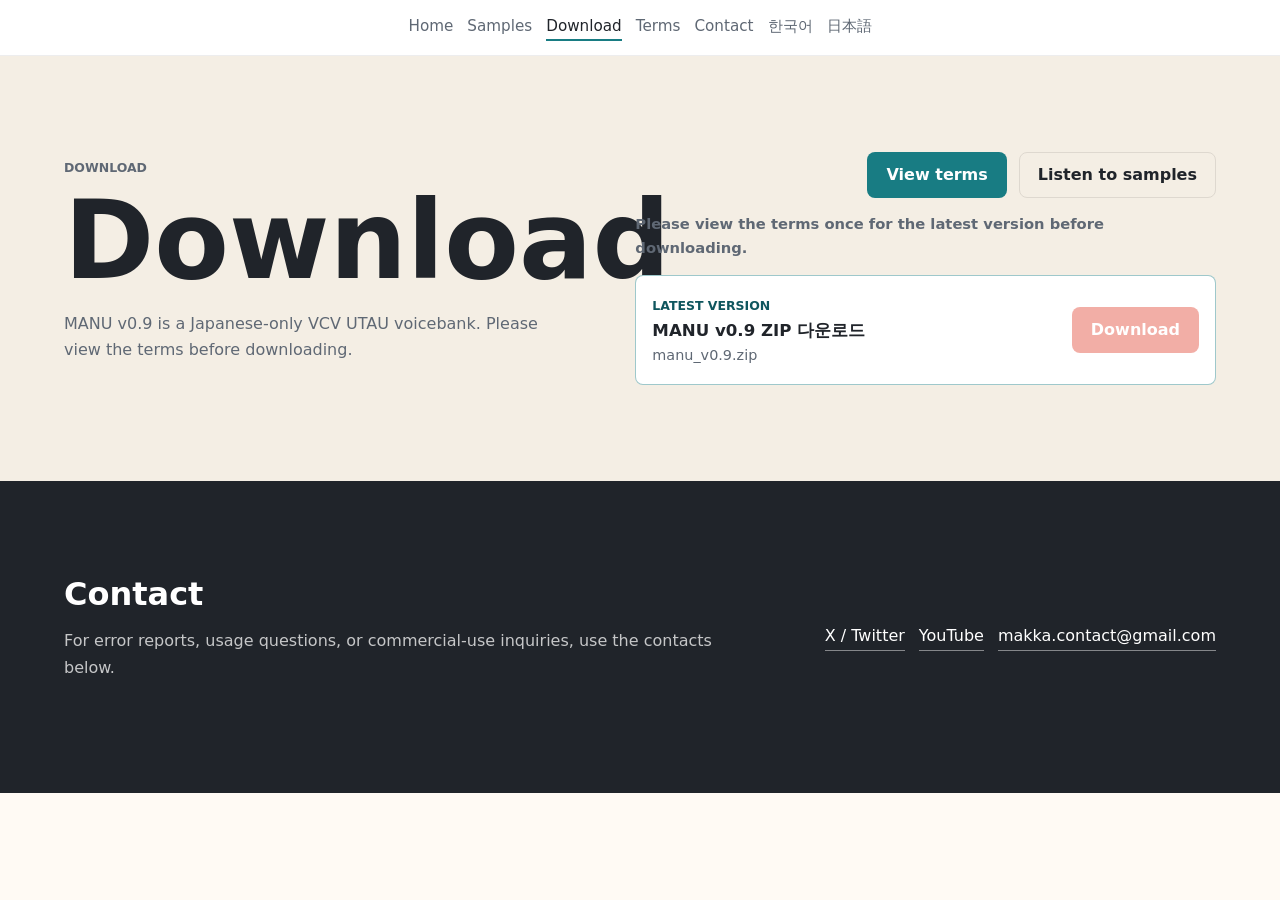
<file: en/download/index.html>
<!doctype html>
<html lang="en">
  <head>
    <meta charset="utf-8">
    <meta name="viewport" content="width=device-width, initial-scale=1">
    <title>MANU - Download</title>
    <meta name="description" content="Download MANU v0.9, a Japanese-only VCV UTAU voicebank.">
    <link rel="icon" href="data:image/svg+xml,%3Csvg xmlns='http://www.w3.org/2000/svg' viewBox='0 0 64 64'%3E%3Crect width='64' height='64' rx='12' fill='%23187c83'/%3E%3Cpath d='M20 41V19h7v8h10v-8h7v22h-7v-8H27v8z' fill='white'/%3E%3C/svg%3E">
    <link rel="stylesheet" href="../../styles.css?v=20260525-header">
  </head>
  <body>
    <header class="site-header">
      <nav class="site-nav" aria-label="Main menu">
        <a href="../">Home</a>
        <a href="../sample/">Samples</a>
        <a href="../download/" aria-current="page">Download</a>
        <a href="../terms/">Terms</a>
        <a href="#contact">Contact</a>
        <a href="../../download/">한국어</a>
        <a href="../../ja/download/">日本語</a>
      </nav>
    </header>

    <main id="top">
      <section class="section download-band page-section" id="download" aria-labelledby="download-title">
        <div>
          <p class="eyebrow">Download</p>
          <h1 id="download-title">Download</h1>
          <p>MANU v0.9 is a Japanese-only VCV UTAU voicebank. Please view the terms before downloading.</p>
        </div>
        <div class="download-actions download-list-panel">
          <div class="download-toolbar">
            <a class="button secondary" href="../terms/">View terms</a>
            <a class="button ghost dark" href="../sample/">Listen to samples</a>
          </div>
          <p class="download-gate" id="downloadGateStatus" role="status" aria-live="polite"></p>
          <div class="download-list" id="downloadList" data-download-base="../../downloads/" aria-label="MANU download files"></div>
        </div>
      </section>
    </main>

    <footer class="site-footer" id="contact">
      <div>
        <h2>Contact</h2>
        <p>For error reports, usage questions, or commercial-use inquiries, use the contacts below.</p>
      </div>
      <address class="contact-links">
        <a href="https://x.com/MARU_VOC" target="_blank" rel="noreferrer">X / Twitter</a>
        <a href="https://www.youtube.com/" target="_blank" rel="noreferrer">YouTube</a>
        <a href="mailto:makka.contact@gmail.com">makka.contact@gmail.com</a>
      </address>
    </footer>

    <script src="../../download-data.js?v=20260525-downloads"></script>
    <script src="../../script.js?v=20260525-i18n"></script>
  </body>
</html>
</file>
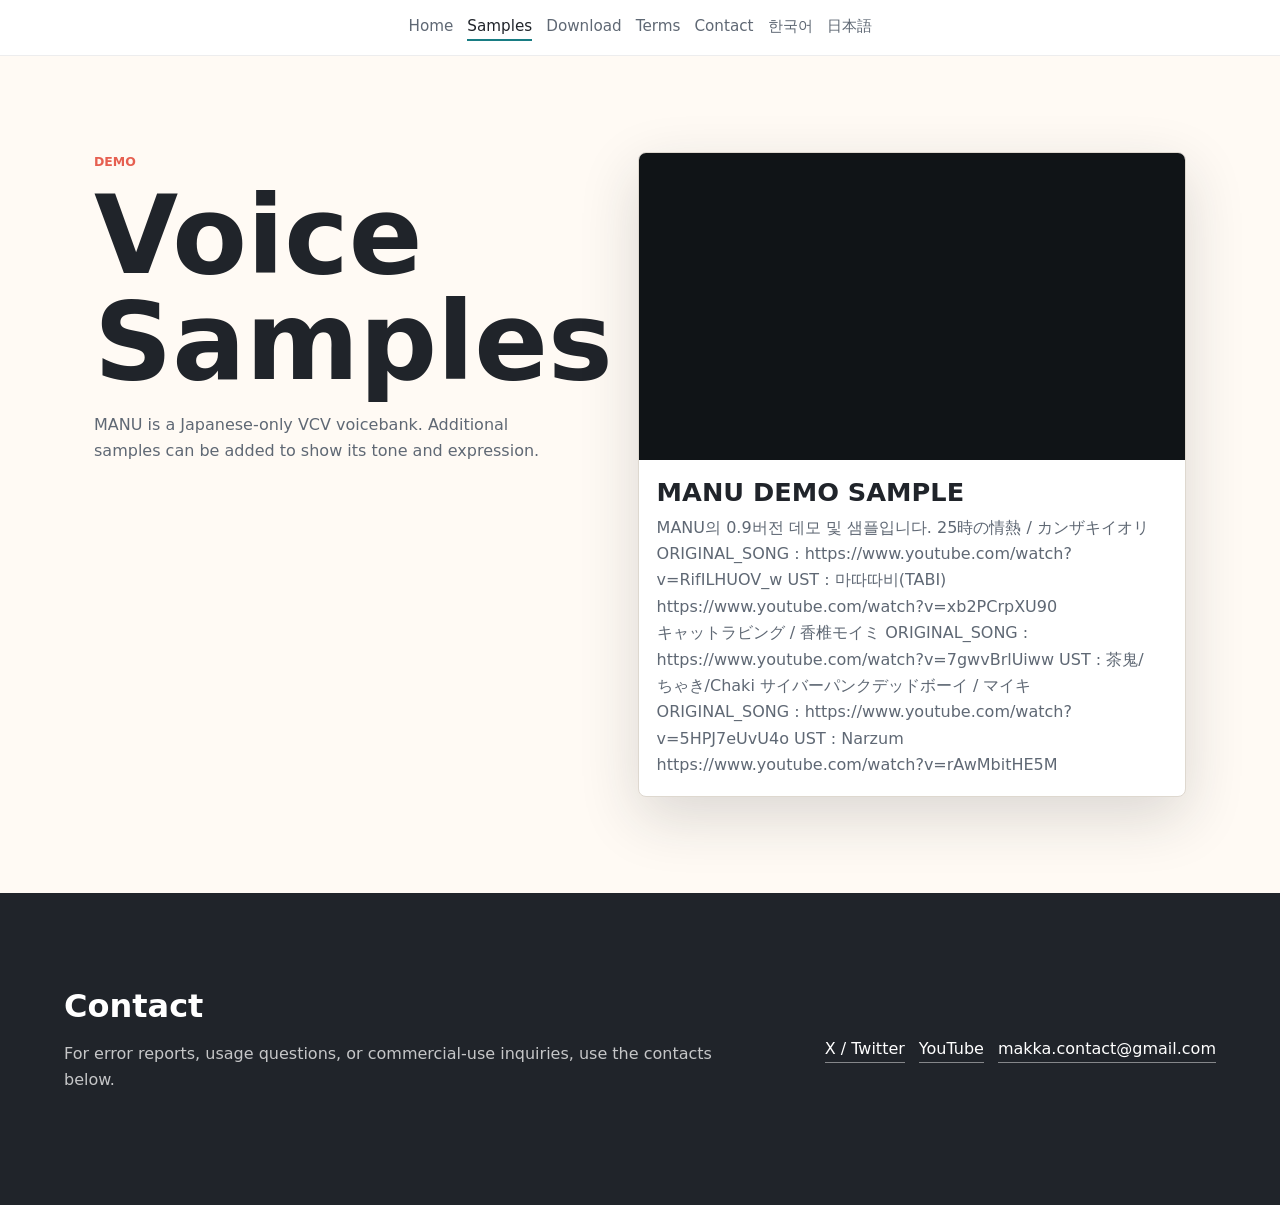
<file: en/sample/index.html>
<!doctype html>
<html lang="en">
  <head>
    <meta charset="utf-8">
    <meta name="viewport" content="width=device-width, initial-scale=1">
    <title>MANU - Samples</title>
    <meta name="description" content="Listen to sample videos for MANU.">
    <link rel="icon" href="data:image/svg+xml,%3Csvg xmlns='http://www.w3.org/2000/svg' viewBox='0 0 64 64'%3E%3Crect width='64' height='64' rx='12' fill='%23187c83'/%3E%3Cpath d='M20 41V19h7v8h10v-8h7v22h-7v-8H27v8z' fill='white'/%3E%3C/svg%3E">
    <link rel="stylesheet" href="../../styles.css?v=20260525-header">
  </head>
  <body>
    <header class="site-header">
      <nav class="site-nav" aria-label="Main menu">
        <a href="../">Home</a>
        <a href="../sample/" aria-current="page">Samples</a>
        <a href="../download/">Download</a>
        <a href="../terms/">Terms</a>
        <a href="#contact">Contact</a>
        <a href="../../sample/">한국어</a>
        <a href="../../ja/sample/">日本語</a>
      </nav>
    </header>

    <main id="top">
      <section class="section two-column page-section" id="demo" aria-labelledby="demo-title">
        <div>
          <p class="eyebrow">Demo</p>
          <h1 id="demo-title">Voice Samples</h1>
          <p class="section-copy">MANU is a Japanese-only VCV voicebank. Additional samples can be added to show its tone and expression.</p>
        </div>
        <div>
          <div class="sample-list" id="sampleList" aria-live="polite"></div>
        </div>
      </section>
    </main>

    <footer class="site-footer" id="contact">
      <div>
        <h2>Contact</h2>
        <p>For error reports, usage questions, or commercial-use inquiries, use the contacts below.</p>
      </div>
      <address class="contact-links">
        <a href="https://x.com/MARU_VOC" target="_blank" rel="noreferrer">X / Twitter</a>
        <a href="https://www.youtube.com/" target="_blank" rel="noreferrer">YouTube</a>
        <a href="mailto:makka.contact@gmail.com">makka.contact@gmail.com</a>
      </address>
    </footer>

    <script src="../../sample-data.js"></script>
    <script src="../../script.js?v=20260525-i18n"></script>
  </body>
</html>
</file>
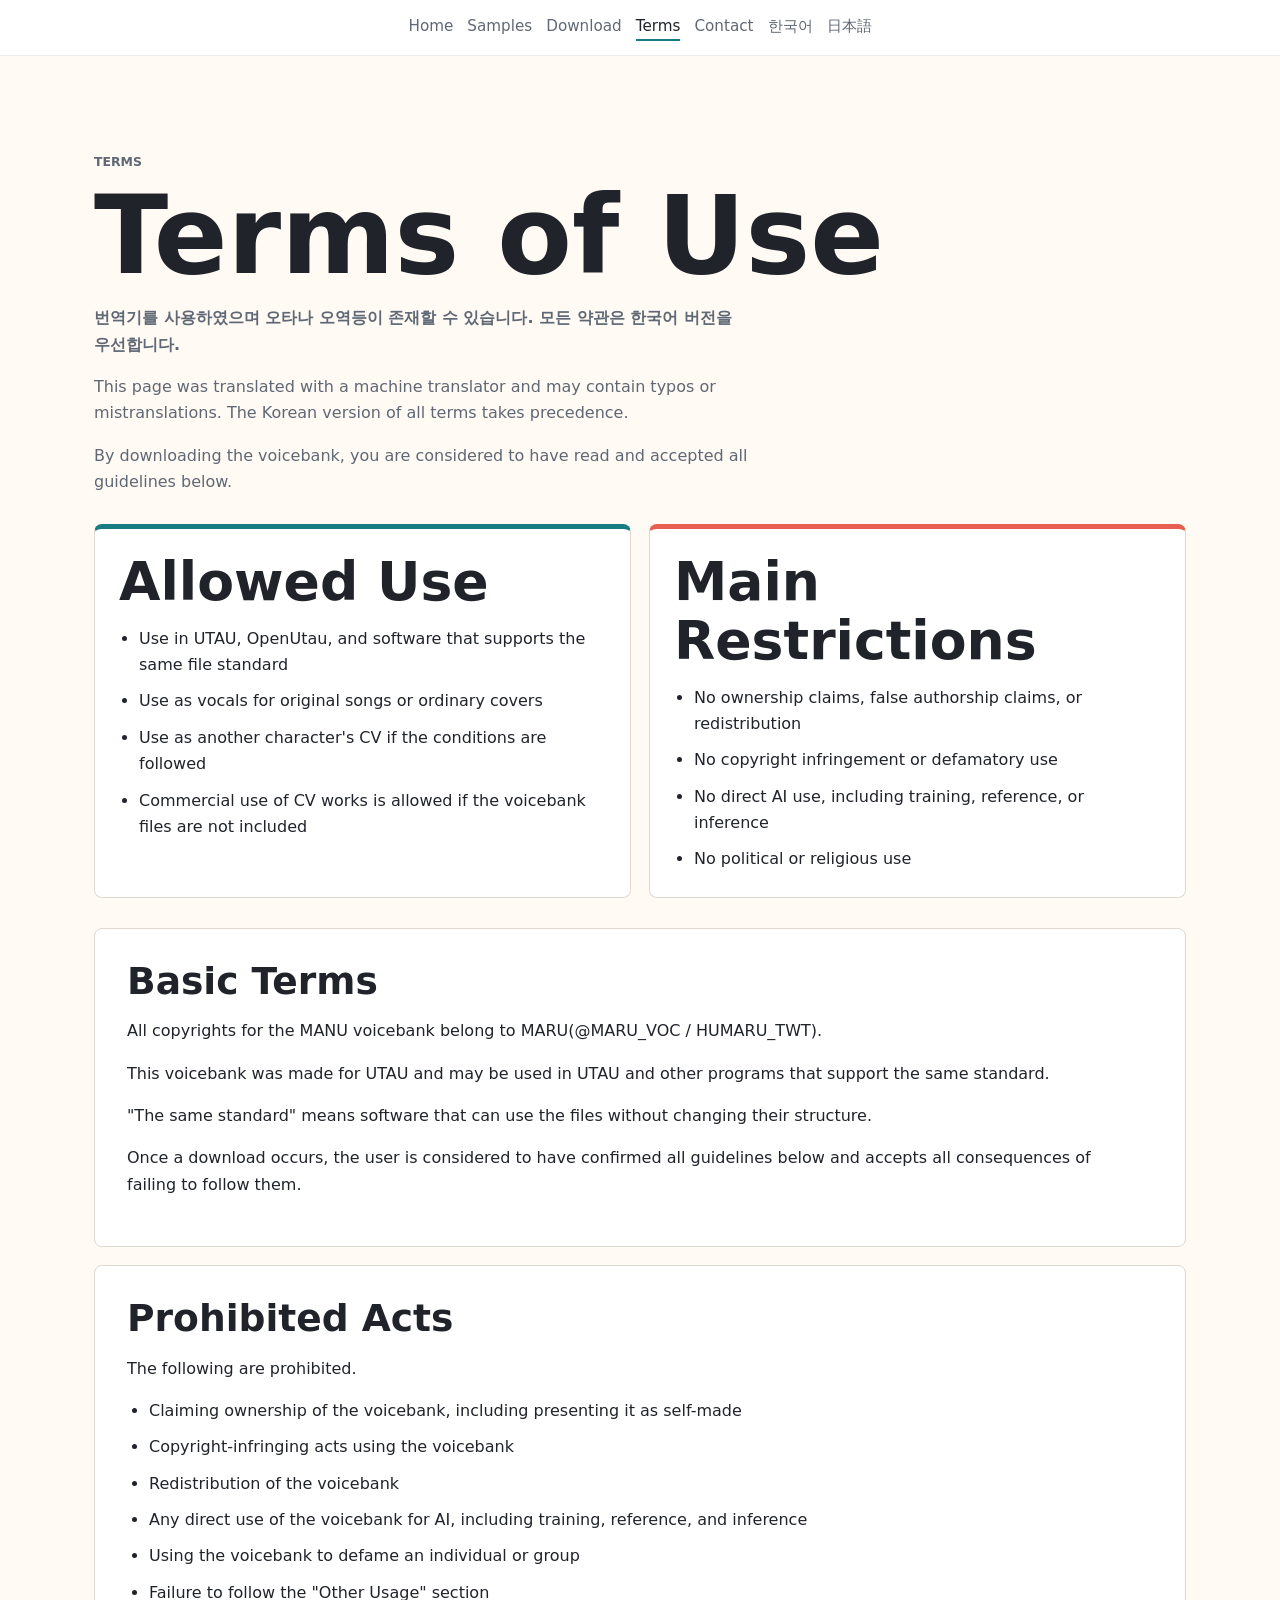
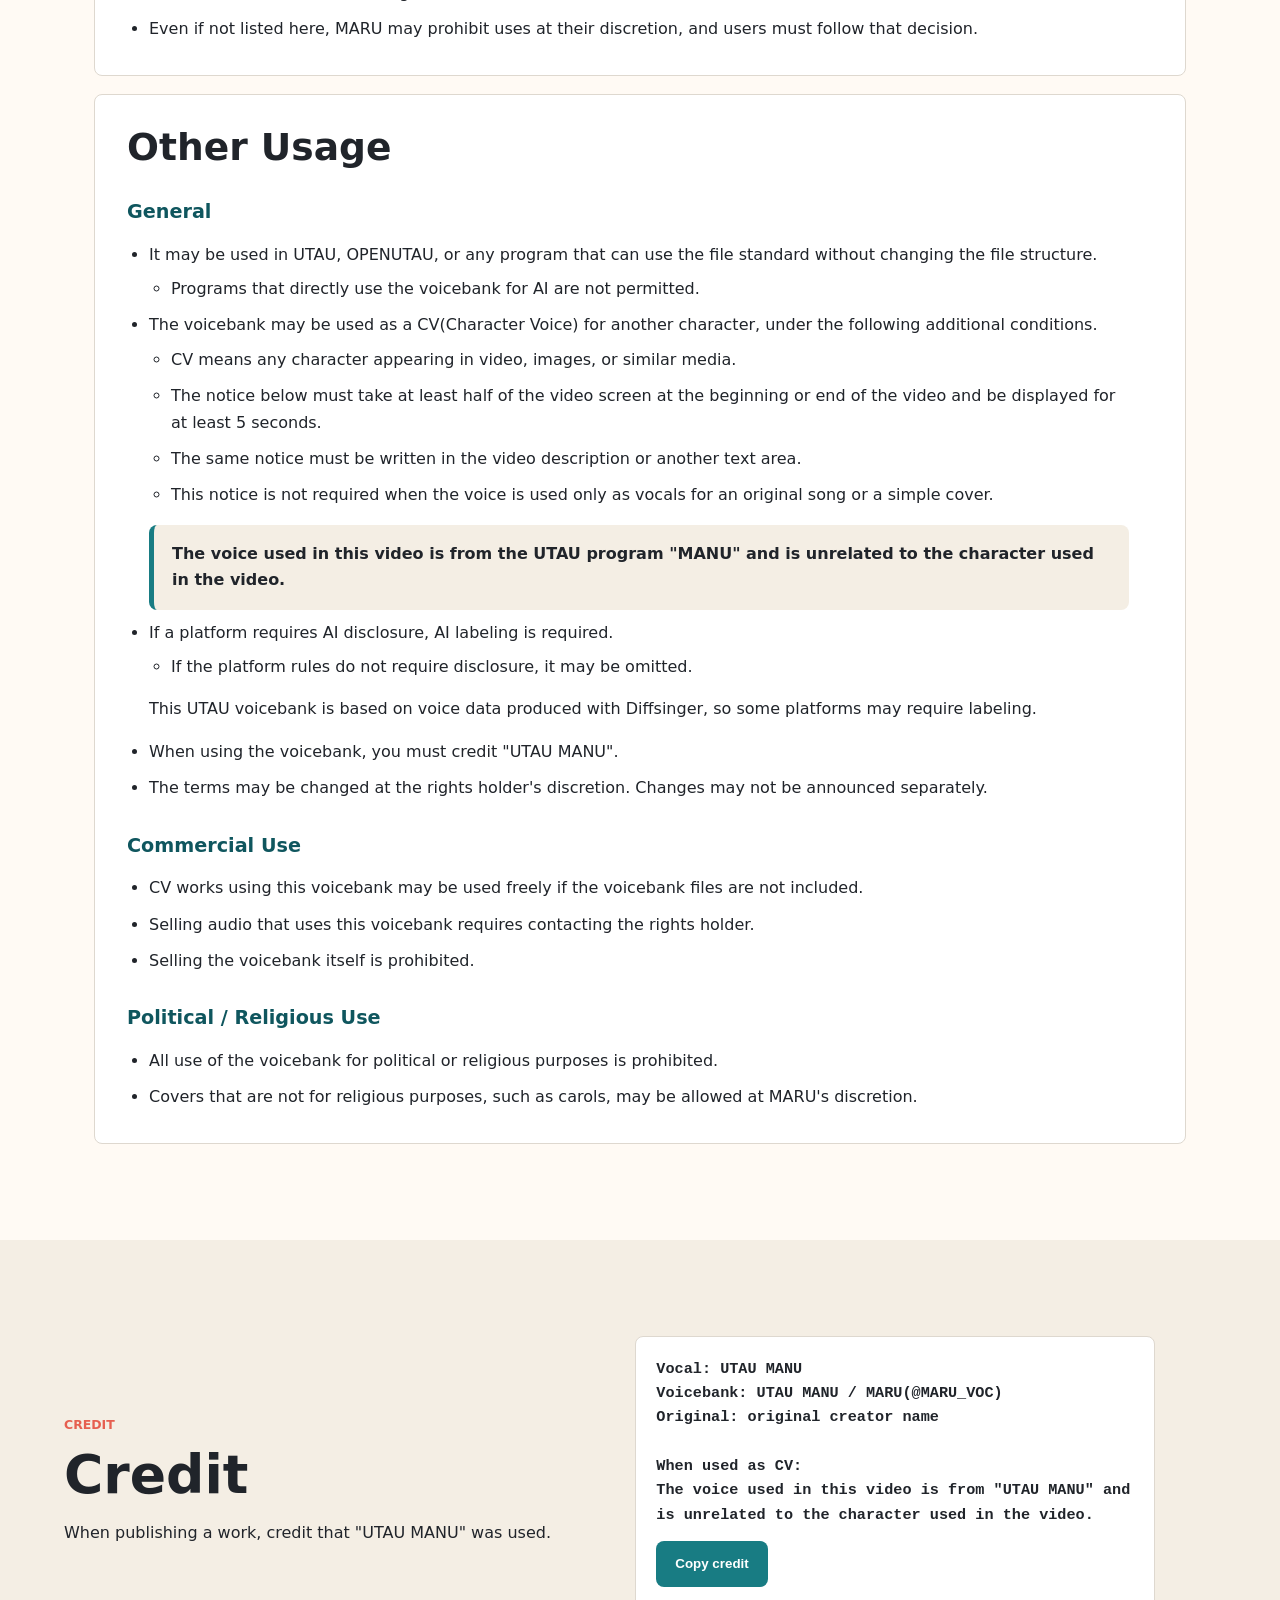
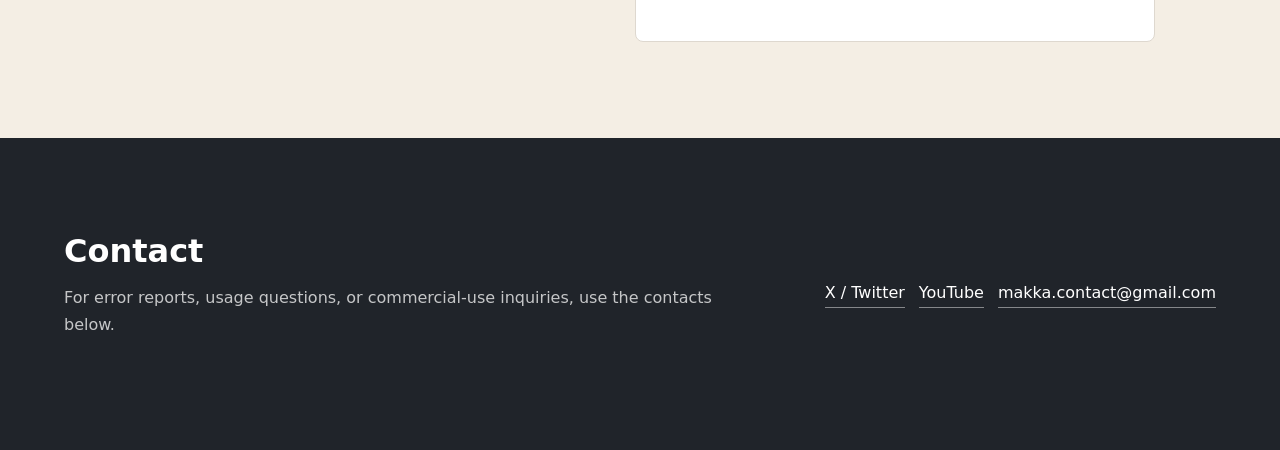
<file: en/terms/index.html>
<!doctype html>
<html lang="en">
  <head>
    <meta charset="utf-8">
    <meta name="viewport" content="width=device-width, initial-scale=1">
    <title>MANU - Terms of Use</title>
    <meta name="description" content="Terms of use for MANU.">
    <link rel="icon" href="data:image/svg+xml,%3Csvg xmlns='http://www.w3.org/2000/svg' viewBox='0 0 64 64'%3E%3Crect width='64' height='64' rx='12' fill='%23187c83'/%3E%3Cpath d='M20 41V19h7v8h10v-8h7v22h-7v-8H27v8z' fill='white'/%3E%3C/svg%3E">
    <link rel="stylesheet" href="../../styles.css?v=20260525-header">
  </head>
  <body>
    <header class="site-header">
      <nav class="site-nav" aria-label="Main menu">
        <a href="../">Home</a>
        <a href="../sample/">Samples</a>
        <a href="../download/">Download</a>
        <a href="../terms/" aria-current="page">Terms</a>
        <a href="#contact">Contact</a>
        <a href="../../terms/">한국어</a>
        <a href="../../ja/terms/">日本語</a>
      </nav>
    </header>

    <main id="top">
      <section class="section terms page-section" id="terms" aria-labelledby="terms-title">
        <div class="section-heading">
          <p class="eyebrow">Terms</p>
          <h1 id="terms-title">Terms of Use</h1>
          <p><strong>번역기를 사용하였으며 오타나 오역등이 존재할 수 있습니다. 모든 약관은 한국어 버전을 우선합니다.</strong></p>
          <p>This page was translated with a machine translator and may contain typos or mistranslations. The Korean version of all terms takes precedence.</p>
          <p>By downloading the voicebank, you are considered to have read and accepted all guidelines below.</p>
        </div>

        <div class="terms-grid terms-summary" aria-label="Terms summary">
          <article class="rule-card allowed">
            <h2>Allowed Use</h2>
            <ul>
              <li>Use in UTAU, OpenUtau, and software that supports the same file standard</li>
              <li>Use as vocals for original songs or ordinary covers</li>
              <li>Use as another character's CV if the conditions are followed</li>
              <li>Commercial use of CV works is allowed if the voicebank files are not included</li>
            </ul>
          </article>
          <article class="rule-card denied">
            <h2>Main Restrictions</h2>
            <ul>
              <li>No ownership claims, false authorship claims, or redistribution</li>
              <li>No copyright infringement or defamatory use</li>
              <li>No direct AI use, including training, reference, or inference</li>
              <li>No political or religious use</li>
            </ul>
          </article>
        </div>

        <div class="terms-document">
          <article class="terms-block">
            <h2>Basic Terms</h2>
            <p>All copyrights for the MANU voicebank belong to MARU(@MARU_VOC / HUMARU_TWT).</p>
            <p>This voicebank was made for UTAU and may be used in UTAU and other programs that support the same standard.</p>
            <p>"The same standard" means software that can use the files without changing their structure.</p>
            <p>Once a download occurs, the user is considered to have confirmed all guidelines below and accepts all consequences of failing to follow them.</p>
          </article>

          <article class="terms-block">
            <h2>Prohibited Acts</h2>
            <p>The following are prohibited.</p>
            <ul>
              <li>Claiming ownership of the voicebank, including presenting it as self-made</li>
              <li>Copyright-infringing acts using the voicebank</li>
              <li>Redistribution of the voicebank</li>
              <li>Any direct use of the voicebank for AI, including training, reference, and inference</li>
              <li>Using the voicebank to defame an individual or group</li>
              <li>Failure to follow the "Other Usage" section</li>
              <li>Even if not listed here, MARU may prohibit uses at their discretion, and users must follow that decision.</li>
            </ul>
          </article>

          <article class="terms-block">
            <h2>Other Usage</h2>
            <h3>General</h3>
            <ul>
              <li>It may be used in UTAU, OPENUTAU, or any program that can use the file standard without changing the file structure.
                <ul><li>Programs that directly use the voicebank for AI are not permitted.</li></ul>
              </li>
              <li>The voicebank may be used as a CV(Character Voice) for another character, under the following additional conditions.
                <ul>
                  <li>CV means any character appearing in video, images, or similar media.</li>
                  <li>The notice below must take at least half of the video screen at the beginning or end of the video and be displayed for at least 5 seconds.</li>
                  <li>The same notice must be written in the video description or another text area.</li>
                  <li>This notice is not required when the voice is used only as vocals for an original song or a simple cover.</li>
                </ul>
                <blockquote>The voice used in this video is from the UTAU program "MANU" and is unrelated to the character used in the video.</blockquote>
              </li>
              <li>If a platform requires AI disclosure, AI labeling is required.
                <ul><li>If the platform rules do not require disclosure, it may be omitted.</li></ul>
                <p>This UTAU voicebank is based on voice data produced with Diffsinger, so some platforms may require labeling.</p>
              </li>
              <li>When using the voicebank, you must credit "UTAU MANU".</li>
              <li>The terms may be changed at the rights holder's discretion. Changes may not be announced separately.</li>
            </ul>

            <h3>Commercial Use</h3>
            <ul>
              <li>CV works using this voicebank may be used freely if the voicebank files are not included.</li>
              <li>Selling audio that uses this voicebank requires contacting the rights holder.</li>
              <li>Selling the voicebank itself is prohibited.</li>
            </ul>

            <h3>Political / Religious Use</h3>
            <ul>
              <li>All use of the voicebank for political or religious purposes is prohibited.</li>
              <li>Covers that are not for religious purposes, such as carols, may be allowed at MARU's discretion.</li>
            </ul>
          </article>
        </div>
      </section>

      <section class="section credit-band" aria-labelledby="credit-title">
        <div>
          <p class="eyebrow">Credit</p>
          <h2 id="credit-title">Credit</h2>
          <p>When publishing a work, credit that "UTAU MANU" was used.</p>
        </div>
        <div class="credit-box">
          <pre id="creditText">Vocal: UTAU MANU
Voicebank: UTAU MANU / MARU(@MARU_VOC)
Original: original creator name

When used as CV:
The voice used in this video is from "UTAU MANU" and is unrelated to the character used in the video.</pre>
          <button class="button secondary" type="button" id="copyCredit">Copy credit</button>
          <p class="copy-status" id="copyStatus" role="status" aria-live="polite"></p>
        </div>
      </section>
    </main>

    <footer class="site-footer" id="contact">
      <div>
        <h2>Contact</h2>
        <p>For error reports, usage questions, or commercial-use inquiries, use the contacts below.</p>
      </div>
      <address class="contact-links">
        <a href="https://x.com/MARU_VOC" target="_blank" rel="noreferrer">X / Twitter</a>
        <a href="https://www.youtube.com/" target="_blank" rel="noreferrer">YouTube</a>
        <a href="mailto:makka.contact@gmail.com">makka.contact@gmail.com</a>
      </address>
    </footer>

    <script src="../../download-data.js?v=20260525-downloads"></script>
    <script src="../../script.js?v=20260525-i18n"></script>
  </body>
</html>
</file>
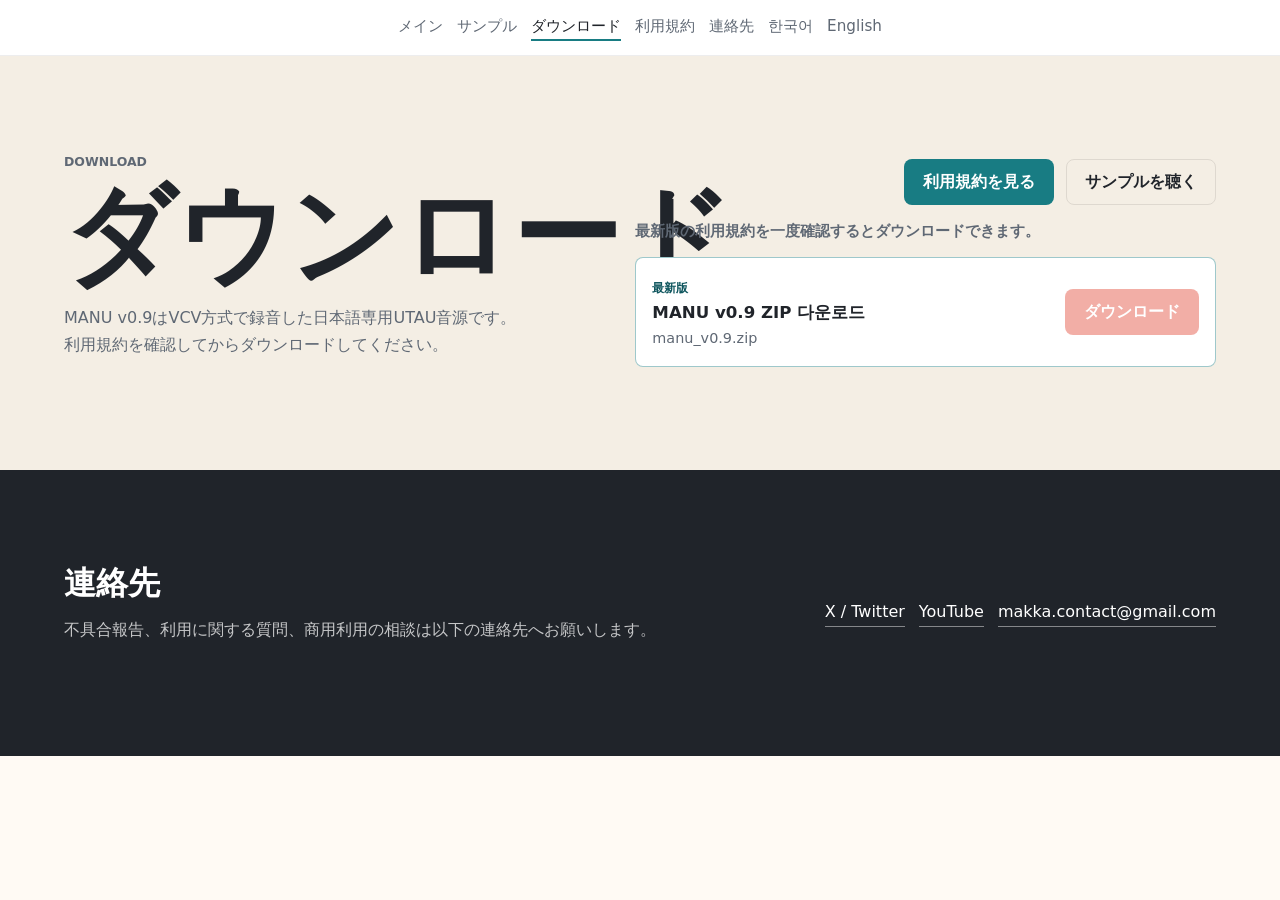
<file: ja/download/index.html>
<!doctype html>
<html lang="ja">
  <head>
    <meta charset="utf-8">
    <meta name="viewport" content="width=device-width, initial-scale=1">
    <title>MANU - ダウンロード</title>
    <meta name="description" content="日本語専用VCV UTAU音源MANU v0.9をダウンロードできます。">
    <link rel="icon" href="data:image/svg+xml,%3Csvg xmlns='http://www.w3.org/2000/svg' viewBox='0 0 64 64'%3E%3Crect width='64' height='64' rx='12' fill='%23187c83'/%3E%3Cpath d='M20 41V19h7v8h10v-8h7v22h-7v-8H27v8z' fill='white'/%3E%3C/svg%3E">
    <link rel="stylesheet" href="../../styles.css?v=20260525-header">
  </head>
  <body>
    <header class="site-header">
      <nav class="site-nav" aria-label="メインメニュー">
        <a href="../">メイン</a>
        <a href="../sample/">サンプル</a>
        <a href="../download/" aria-current="page">ダウンロード</a>
        <a href="../terms/">利用規約</a>
        <a href="#contact">連絡先</a>
        <a href="../../download/">한국어</a>
        <a href="../../en/download/">English</a>
      </nav>
    </header>

    <main id="top">
      <section class="section download-band page-section" id="download" aria-labelledby="download-title">
        <div>
          <p class="eyebrow">Download</p>
          <h1 id="download-title">ダウンロード</h1>
          <p>MANU v0.9はVCV方式で録音した日本語専用UTAU音源です。利用規約を確認してからダウンロードしてください。</p>
        </div>
        <div class="download-actions download-list-panel">
          <div class="download-toolbar">
            <a class="button secondary" href="../terms/">利用規約を見る</a>
            <a class="button ghost dark" href="../sample/">サンプルを聴く</a>
          </div>
          <p class="download-gate" id="downloadGateStatus" role="status" aria-live="polite"></p>
          <div class="download-list" id="downloadList" data-download-base="../../downloads/" aria-label="MANU ダウンロードファイル一覧"></div>
        </div>
      </section>
    </main>

    <footer class="site-footer" id="contact">
      <div>
        <h2>連絡先</h2>
        <p>不具合報告、利用に関する質問、商用利用の相談は以下の連絡先へお願いします。</p>
      </div>
      <address class="contact-links">
        <a href="https://x.com/MARU_VOC" target="_blank" rel="noreferrer">X / Twitter</a>
        <a href="https://www.youtube.com/" target="_blank" rel="noreferrer">YouTube</a>
        <a href="mailto:makka.contact@gmail.com">makka.contact@gmail.com</a>
      </address>
    </footer>

    <script src="../../download-data.js?v=20260525-downloads"></script>
    <script src="../../script.js?v=20260525-i18n"></script>
  </body>
</html>
</file>
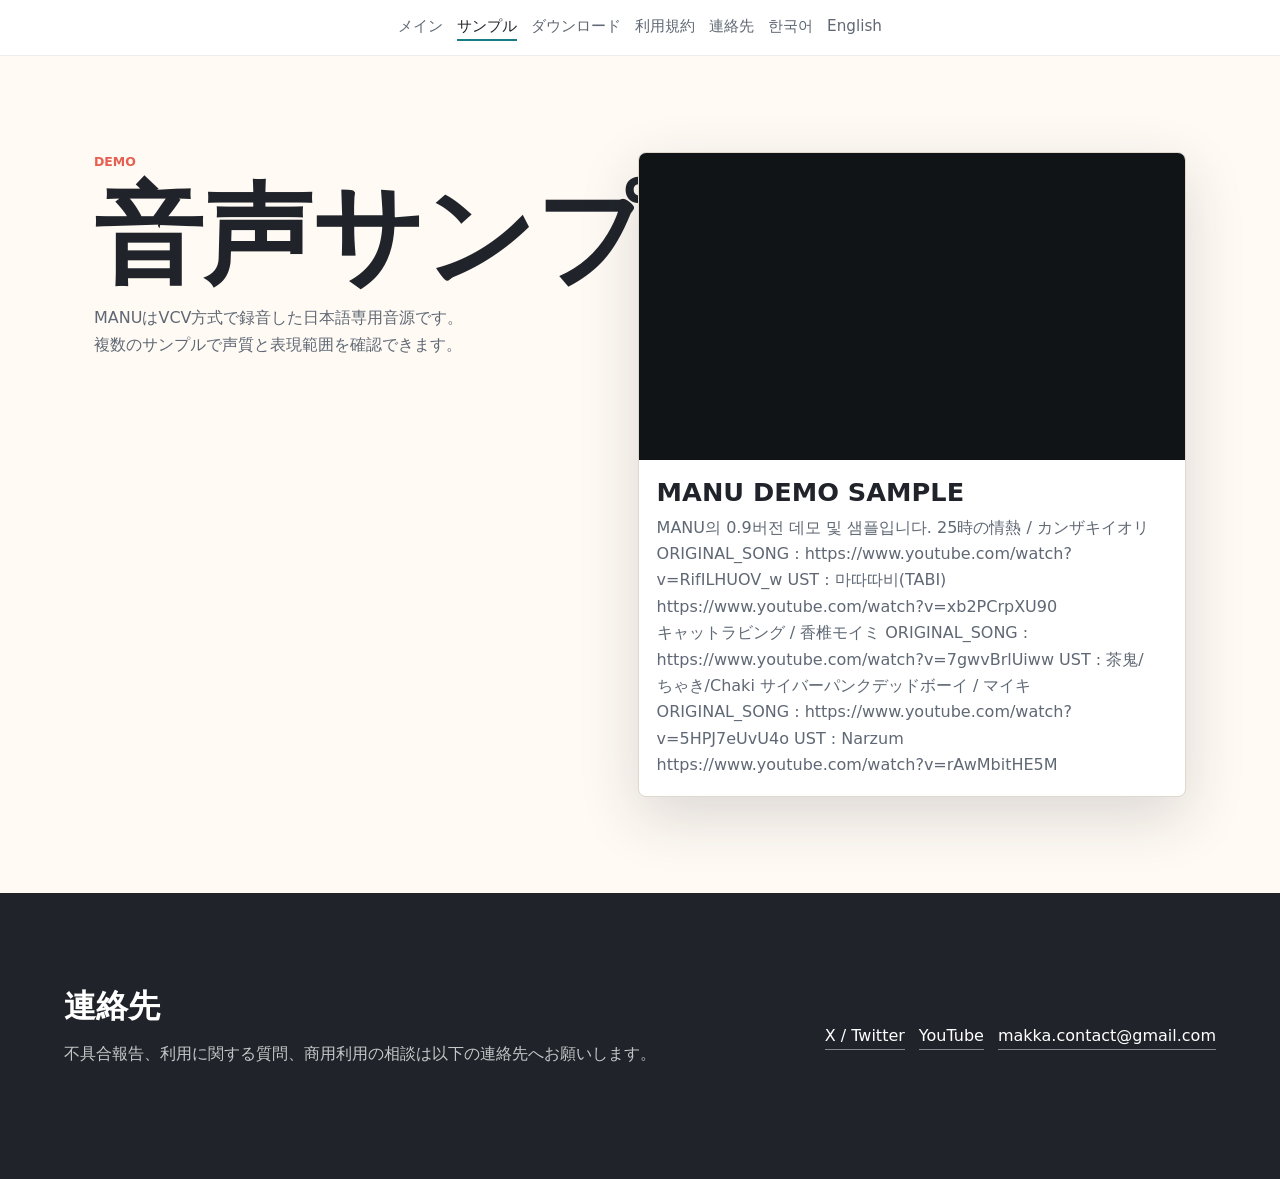
<file: ja/sample/index.html>
<!doctype html>
<html lang="ja">
  <head>
    <meta charset="utf-8">
    <meta name="viewport" content="width=device-width, initial-scale=1">
    <title>MANU - サンプル</title>
    <meta name="description" content="MANUの音声サンプルを確認できるページです。">
    <link rel="icon" href="data:image/svg+xml,%3Csvg xmlns='http://www.w3.org/2000/svg' viewBox='0 0 64 64'%3E%3Crect width='64' height='64' rx='12' fill='%23187c83'/%3E%3Cpath d='M20 41V19h7v8h10v-8h7v22h-7v-8H27v8z' fill='white'/%3E%3C/svg%3E">
    <link rel="stylesheet" href="../../styles.css?v=20260525-header">
  </head>
  <body>
    <header class="site-header">
      <nav class="site-nav" aria-label="メインメニュー">
        <a href="../">メイン</a>
        <a href="../sample/" aria-current="page">サンプル</a>
        <a href="../download/">ダウンロード</a>
        <a href="../terms/">利用規約</a>
        <a href="#contact">連絡先</a>
        <a href="../../sample/">한국어</a>
        <a href="../../en/sample/">English</a>
      </nav>
    </header>

    <main id="top">
      <section class="section two-column page-section" id="demo" aria-labelledby="demo-title">
        <div>
          <p class="eyebrow">Demo</p>
          <h1 id="demo-title">音声サンプル</h1>
          <p class="section-copy">MANUはVCV方式で録音した日本語専用音源です。複数のサンプルで声質と表現範囲を確認できます。</p>
        </div>
        <div>
          <div class="sample-list" id="sampleList" aria-live="polite"></div>
        </div>
      </section>
    </main>

    <footer class="site-footer" id="contact">
      <div>
        <h2>連絡先</h2>
        <p>不具合報告、利用に関する質問、商用利用の相談は以下の連絡先へお願いします。</p>
      </div>
      <address class="contact-links">
        <a href="https://x.com/MARU_VOC" target="_blank" rel="noreferrer">X / Twitter</a>
        <a href="https://www.youtube.com/" target="_blank" rel="noreferrer">YouTube</a>
        <a href="mailto:makka.contact@gmail.com">makka.contact@gmail.com</a>
      </address>
    </footer>

    <script src="../../sample-data.js"></script>
    <script src="../../script.js?v=20260525-i18n"></script>
  </body>
</html>
</file>
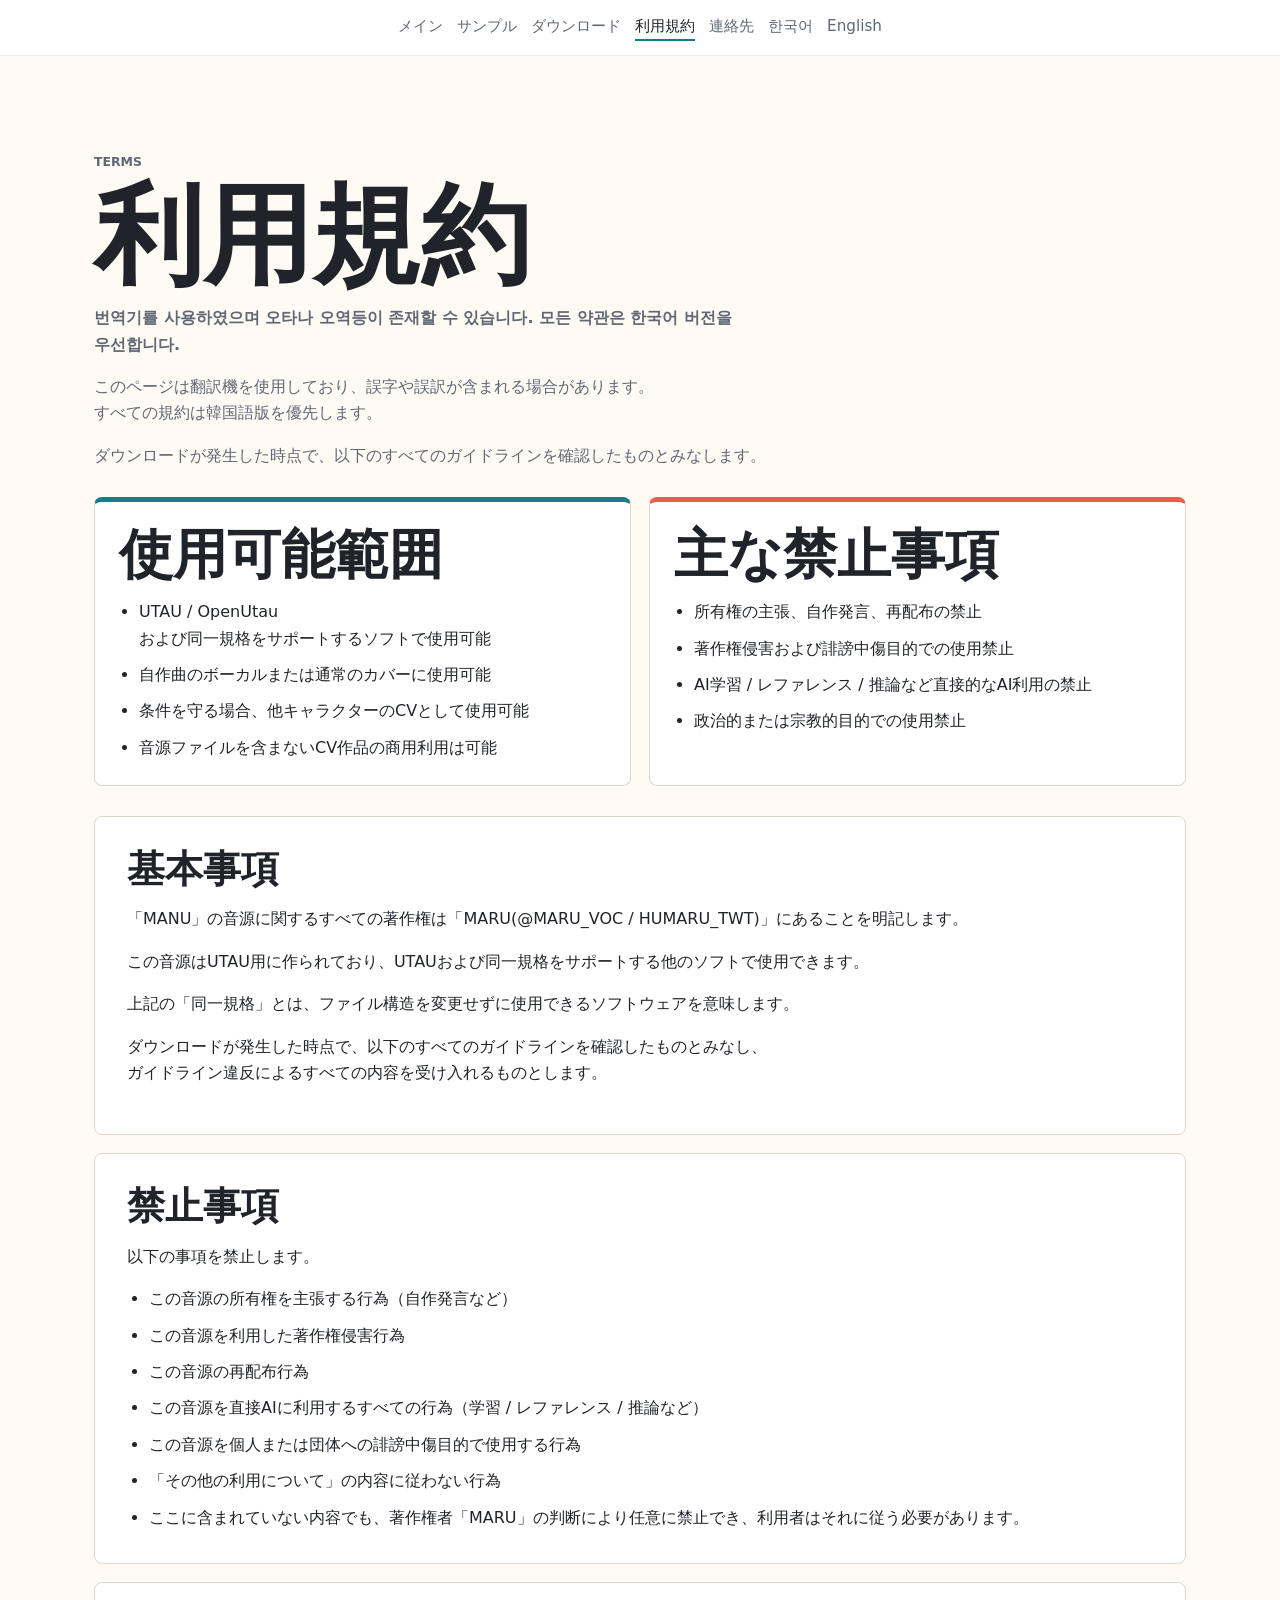
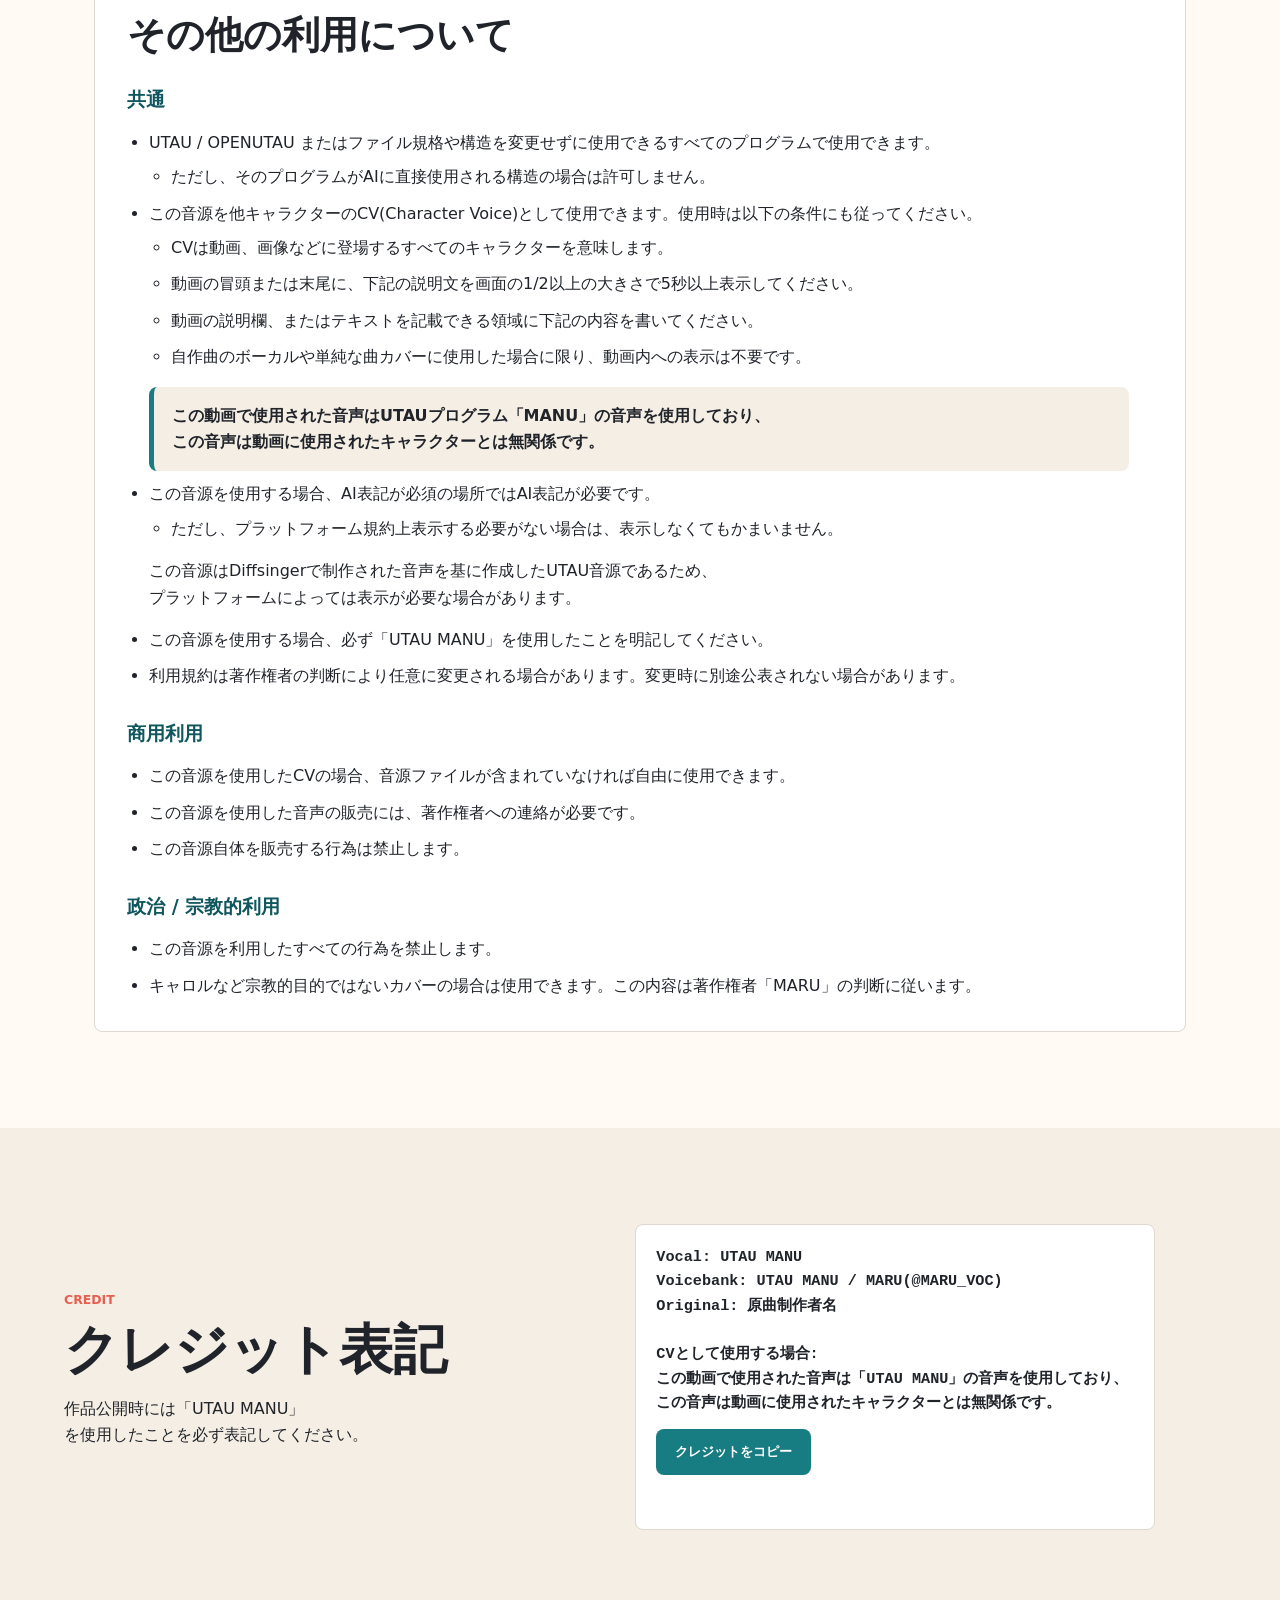
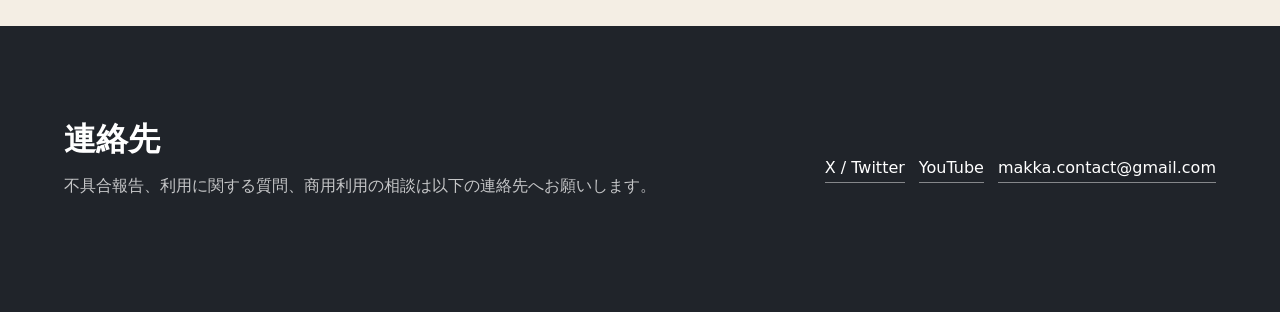
<file: ja/terms/index.html>
<!doctype html>
<html lang="ja">
  <head>
    <meta charset="utf-8">
    <meta name="viewport" content="width=device-width, initial-scale=1">
    <title>MANU - 利用規約</title>
    <meta name="description" content="MANUの利用規約を確認できるページです。">
    <link rel="icon" href="data:image/svg+xml,%3Csvg xmlns='http://www.w3.org/2000/svg' viewBox='0 0 64 64'%3E%3Crect width='64' height='64' rx='12' fill='%23187c83'/%3E%3Cpath d='M20 41V19h7v8h10v-8h7v22h-7v-8H27v8z' fill='white'/%3E%3C/svg%3E">
    <link rel="stylesheet" href="../../styles.css?v=20260525-header">
  </head>
  <body>
    <header class="site-header">
      <nav class="site-nav" aria-label="メインメニュー">
        <a href="../">メイン</a>
        <a href="../sample/">サンプル</a>
        <a href="../download/">ダウンロード</a>
        <a href="../terms/" aria-current="page">利用規約</a>
        <a href="#contact">連絡先</a>
        <a href="../../terms/">한국어</a>
        <a href="../../en/terms/">English</a>
      </nav>
    </header>

    <main id="top">
      <section class="section terms page-section" id="terms" aria-labelledby="terms-title">
        <div class="section-heading">
          <p class="eyebrow">Terms</p>
          <h1 id="terms-title">利用規約</h1>
          <p><strong>번역기를 사용하였으며 오타나 오역등이 존재할 수 있습니다. 모든 약관은 한국어 버전을 우선합니다.</strong></p>
          <p>このページは翻訳機を使用しており、誤字や誤訳が含まれる場合があります。すべての規約は韓国語版を優先します。</p>
          <p>ダウンロードが発生した時点で、以下のすべてのガイドラインを確認したものとみなします。</p>
        </div>

        <div class="terms-grid terms-summary" aria-label="利用規約の要約">
          <article class="rule-card allowed">
            <h2>使用可能範囲</h2>
            <ul>
              <li>UTAU / OpenUtau および同一規格をサポートするソフトで使用可能</li>
              <li>自作曲のボーカルまたは通常のカバーに使用可能</li>
              <li>条件を守る場合、他キャラクターのCVとして使用可能</li>
              <li>音源ファイルを含まないCV作品の商用利用は可能</li>
            </ul>
          </article>
          <article class="rule-card denied">
            <h2>主な禁止事項</h2>
            <ul>
              <li>所有権の主張、自作発言、再配布の禁止</li>
              <li>著作権侵害および誹謗中傷目的での使用禁止</li>
              <li>AI学習 / レファレンス / 推論など直接的なAI利用の禁止</li>
              <li>政治的または宗教的目的での使用禁止</li>
            </ul>
          </article>
        </div>

        <div class="terms-document">
          <article class="terms-block">
            <h2>基本事項</h2>
            <p>「MANU」の音源に関するすべての著作権は「MARU(@MARU_VOC / HUMARU_TWT)」にあることを明記します。</p>
            <p>この音源はUTAU用に作られており、UTAUおよび同一規格をサポートする他のソフトで使用できます。</p>
            <p>上記の「同一規格」とは、ファイル構造を変更せずに使用できるソフトウェアを意味します。</p>
            <p>ダウンロードが発生した時点で、以下のすべてのガイドラインを確認したものとみなし、ガイドライン違反によるすべての内容を受け入れるものとします。</p>
          </article>

          <article class="terms-block">
            <h2>禁止事項</h2>
            <p>以下の事項を禁止します。</p>
            <ul>
              <li>この音源の所有権を主張する行為（自作発言など）</li>
              <li>この音源を利用した著作権侵害行為</li>
              <li>この音源の再配布行為</li>
              <li>この音源を直接AIに利用するすべての行為（学習 / レファレンス / 推論など）</li>
              <li>この音源を個人または団体への誹謗中傷目的で使用する行為</li>
              <li>「その他の利用について」の内容に従わない行為</li>
              <li>ここに含まれていない内容でも、著作権者「MARU」の判断により任意に禁止でき、利用者はそれに従う必要があります。</li>
            </ul>
          </article>

          <article class="terms-block">
            <h2>その他の利用について</h2>
            <h3>共通</h3>
            <ul>
              <li>UTAU / OPENUTAU またはファイル規格や構造を変更せずに使用できるすべてのプログラムで使用できます。
                <ul><li>ただし、そのプログラムがAIに直接使用される構造の場合は許可しません。</li></ul>
              </li>
              <li>この音源を他キャラクターのCV(Character Voice)として使用できます。使用時は以下の条件にも従ってください。
                <ul>
                  <li>CVは動画、画像などに登場するすべてのキャラクターを意味します。</li>
                  <li>動画の冒頭または末尾に、下記の説明文を画面の1/2以上の大きさで5秒以上表示してください。</li>
                  <li>動画の説明欄、またはテキストを記載できる領域に下記の内容を書いてください。</li>
                  <li>自作曲のボーカルや単純な曲カバーに使用した場合に限り、動画内への表示は不要です。</li>
                </ul>
                <blockquote>この動画で使用された音声はUTAUプログラム「MANU」の音声を使用しており、この音声は動画に使用されたキャラクターとは無関係です。</blockquote>
              </li>
              <li>この音源を使用する場合、AI表記が必須の場所ではAI表記が必要です。
                <ul><li>ただし、プラットフォーム規約上表示する必要がない場合は、表示しなくてもかまいません。</li></ul>
                <p>この音源はDiffsingerで制作された音声を基に作成したUTAU音源であるため、プラットフォームによっては表示が必要な場合があります。</p>
              </li>
              <li>この音源を使用する場合、必ず「UTAU MANU」を使用したことを明記してください。</li>
              <li>利用規約は著作権者の判断により任意に変更される場合があります。変更時に別途公表されない場合があります。</li>
            </ul>

            <h3>商用利用</h3>
            <ul>
              <li>この音源を使用したCVの場合、音源ファイルが含まれていなければ自由に使用できます。</li>
              <li>この音源を使用した音声の販売には、著作権者への連絡が必要です。</li>
              <li>この音源自体を販売する行為は禁止します。</li>
            </ul>

            <h3>政治 / 宗教的利用</h3>
            <ul>
              <li>この音源を利用したすべての行為を禁止します。</li>
              <li>キャロルなど宗教的目的ではないカバーの場合は使用できます。この内容は著作権者「MARU」の判断に従います。</li>
            </ul>
          </article>
        </div>
      </section>

      <section class="section credit-band" aria-labelledby="credit-title">
        <div>
          <p class="eyebrow">Credit</p>
          <h2 id="credit-title">クレジット表記</h2>
          <p>作品公開時には「UTAU MANU」を使用したことを必ず表記してください。</p>
        </div>
        <div class="credit-box">
          <pre id="creditText">Vocal: UTAU MANU
Voicebank: UTAU MANU / MARU(@MARU_VOC)
Original: 原曲制作者名

CVとして使用する場合:
この動画で使用された音声は「UTAU MANU」の音声を使用しており、この音声は動画に使用されたキャラクターとは無関係です。</pre>
          <button class="button secondary" type="button" id="copyCredit">クレジットをコピー</button>
          <p class="copy-status" id="copyStatus" role="status" aria-live="polite"></p>
        </div>
      </section>
    </main>

    <footer class="site-footer" id="contact">
      <div>
        <h2>連絡先</h2>
        <p>不具合報告、利用に関する質問、商用利用の相談は以下の連絡先へお願いします。</p>
      </div>
      <address class="contact-links">
        <a href="https://x.com/MARU_VOC" target="_blank" rel="noreferrer">X / Twitter</a>
        <a href="https://www.youtube.com/" target="_blank" rel="noreferrer">YouTube</a>
        <a href="mailto:makka.contact@gmail.com">makka.contact@gmail.com</a>
      </address>
    </footer>

    <script src="../../download-data.js?v=20260525-downloads"></script>
    <script src="../../script.js?v=20260525-i18n"></script>
  </body>
</html>
</file>
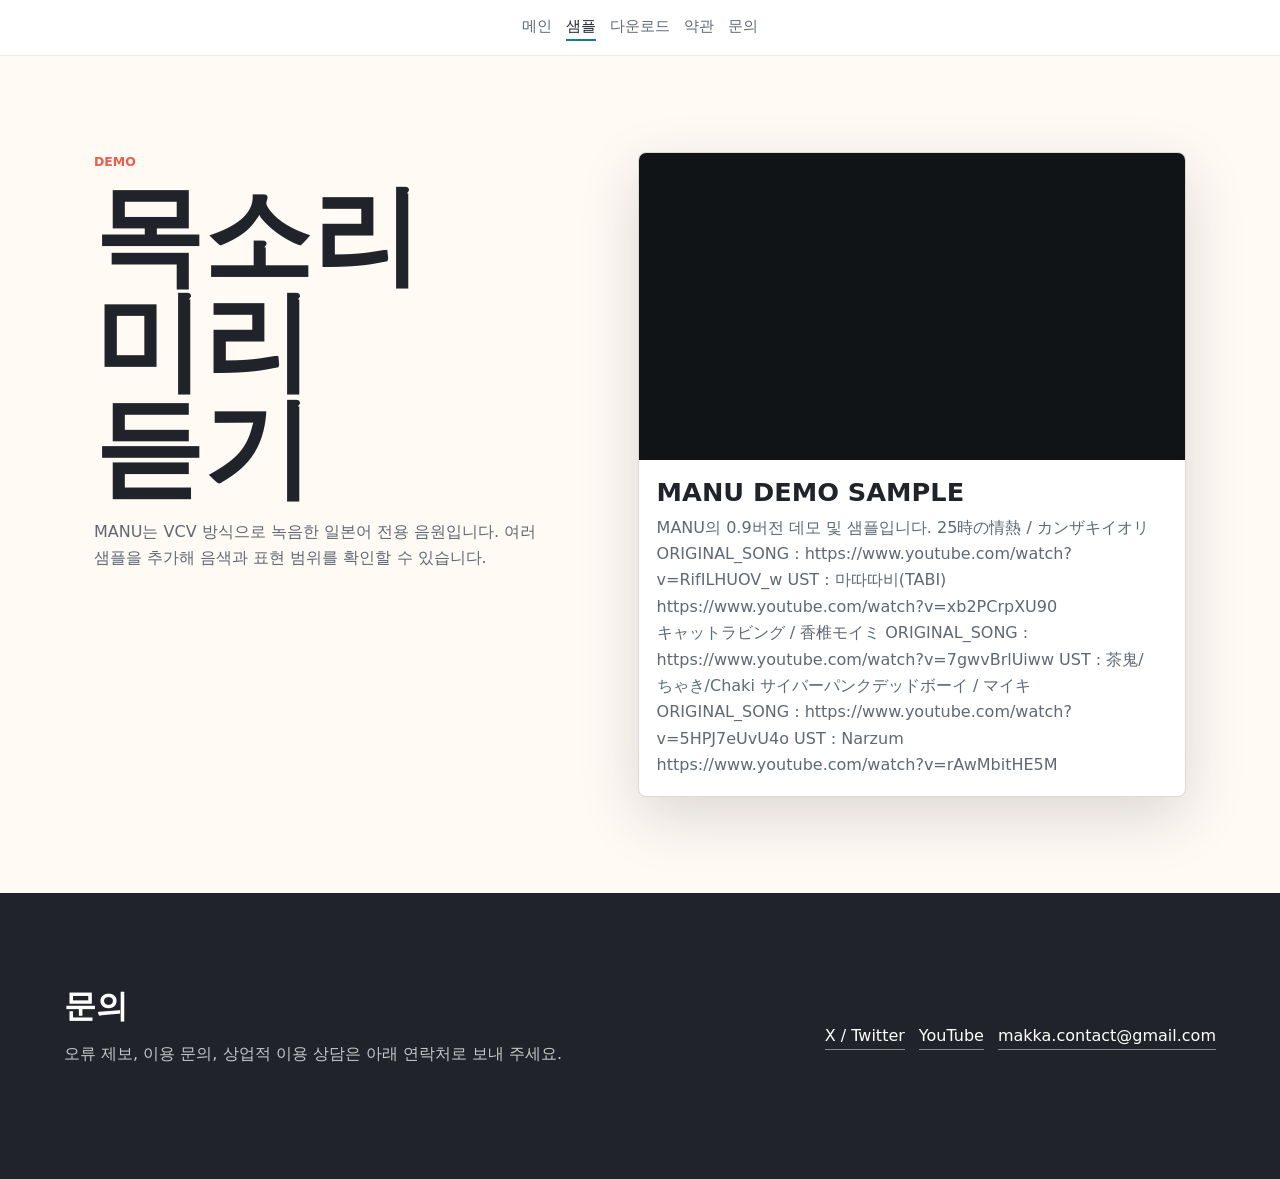
<file: sample.html>
<!doctype html>
<html lang="ko">
  <head>
    <meta charset="utf-8">
    <meta name="viewport" content="width=device-width, initial-scale=1">
    <title>MANU 샘플</title>
    <meta
      name="description"
      content="MANU UTAU 음원의 목소리 샘플을 확인할 수 있는 페이지입니다."
    >
    <link rel="icon" href="data:image/svg+xml,%3Csvg xmlns='http://www.w3.org/2000/svg' viewBox='0 0 64 64'%3E%3Crect width='64' height='64' rx='12' fill='%23187c83'/%3E%3Cpath d='M20 41V19h7v8h10v-8h7v22h-7v-8H27v8z' fill='white'/%3E%3C/svg%3E">
    <link rel="stylesheet" href="styles.css?v=20260525-header">
  </head>
  <body>
    <header class="site-header">
      <nav class="site-nav" aria-label="주요 메뉴">
        <a href="index.html">메인</a>
        <a href="sample.html" aria-current="page">샘플</a>
        <a href="download.html">다운로드</a>
        <a href="terms.html">약관</a>
        <a href="#contact">문의</a>
      </nav>
    </header>

    <main id="top">
      <section class="section two-column page-section" id="demo" aria-labelledby="demo-title">
        <div>
          <p class="eyebrow">Demo</p>
          <h1 id="demo-title">목소리 미리 듣기</h1>
          <p class="section-copy">
            MANU는 VCV 방식으로 녹음한 일본어 전용 음원입니다. 여러 샘플을 추가해 음색과 표현 범위를 확인할 수 있습니다.
          </p>
        </div>
        <div>
          <div class="sample-list" id="sampleList" aria-live="polite"></div>
        </div>
      </section>
    </main>

    <footer class="site-footer" id="contact">
      <div>
        <h2>문의</h2>
        <p>오류 제보, 이용 문의, 상업적 이용 상담은 아래 연락처로 보내 주세요.</p>
      </div>
      <address class="contact-links">
        <a href="https://x.com/MARU_VOC" target="_blank" rel="noreferrer">X / Twitter</a>
        <a href="https://www.youtube.com/" target="_blank" rel="noreferrer">YouTube</a>
        <a href="mailto:makka.contact@gmail.com">makka.contact@gmail.com</a>
      </address>
    </footer>

    <script src="sample-data.js"></script>
    <script src="script.js?v=20260525-filecheck"></script>
  </body>
</html>
</file>
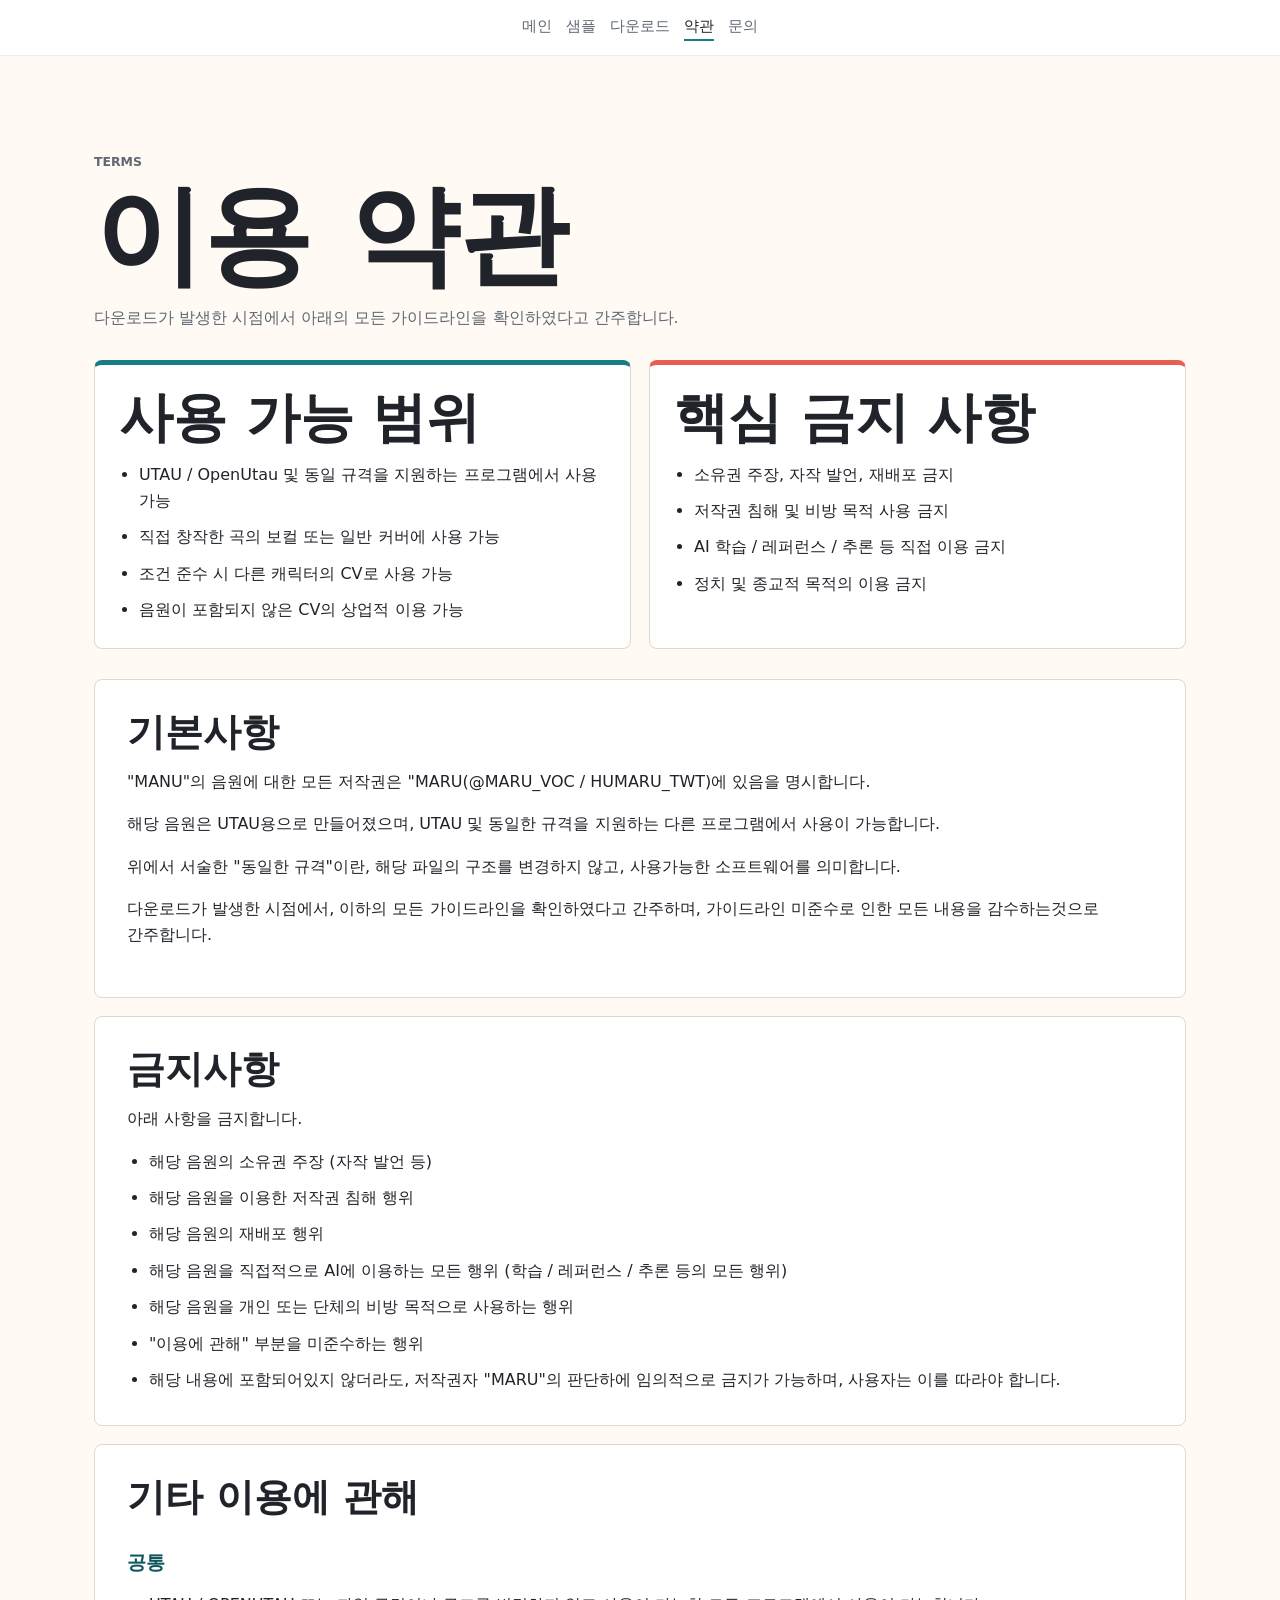
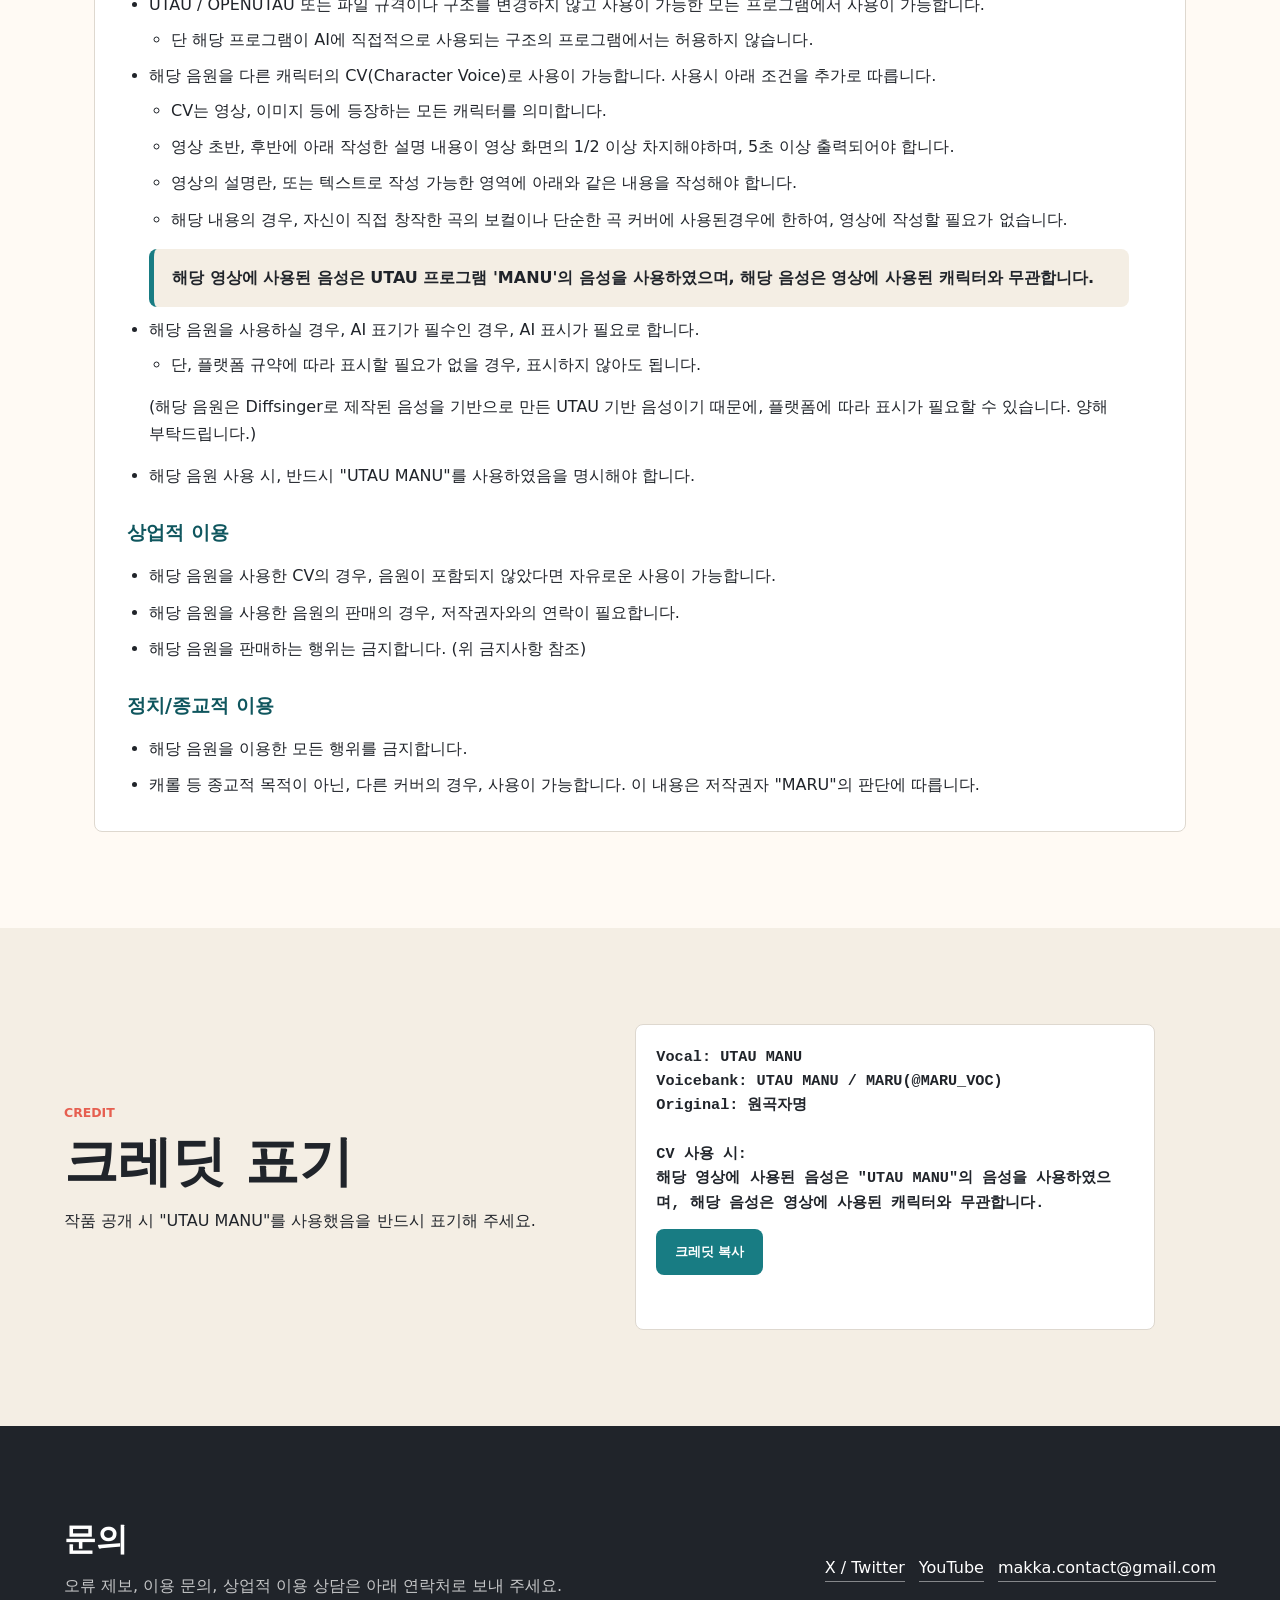
<file: terms.html>
<!doctype html>
<html lang="ko">
  <head>
    <meta charset="utf-8">
    <meta name="viewport" content="width=device-width, initial-scale=1">
    <title>MANU 이용 약관</title>
    <meta
      name="description"
      content="MANU UTAU 음원의 이용 약관을 확인할 수 있는 페이지입니다."
    >
    <link rel="icon" href="data:image/svg+xml,%3Csvg xmlns='http://www.w3.org/2000/svg' viewBox='0 0 64 64'%3E%3Crect width='64' height='64' rx='12' fill='%23187c83'/%3E%3Cpath d='M20 41V19h7v8h10v-8h7v22h-7v-8H27v8z' fill='white'/%3E%3C/svg%3E">
    <link rel="stylesheet" href="styles.css?v=20260525-header">
  </head>
  <body>
    <header class="site-header">
      <nav class="site-nav" aria-label="주요 메뉴">
        <a href="index.html">메인</a>
        <a href="sample.html">샘플</a>
        <a href="download.html">다운로드</a>
        <a href="terms.html" aria-current="page">약관</a>
        <a href="#contact">문의</a>
      </nav>
    </header>

    <main id="top">
      <section class="section terms page-section" id="terms" aria-labelledby="terms-title">
        <div class="section-heading">
          <p class="eyebrow">Terms</p>
          <h1 id="terms-title">이용 약관</h1>
          <p>
            다운로드가 발생한 시점에서 아래의 모든 가이드라인을 확인하였다고 간주합니다.
          </p>
        </div>

        <div class="terms-grid terms-summary" aria-label="이용 약관 요약">
          <article class="rule-card allowed">
            <h2>사용 가능 범위</h2>
            <ul>
              <li>UTAU / OpenUtau 및 동일 규격을 지원하는 프로그램에서 사용 가능</li>
              <li>직접 창작한 곡의 보컬 또는 일반 커버에 사용 가능</li>
              <li>조건 준수 시 다른 캐릭터의 CV로 사용 가능</li>
              <li>음원이 포함되지 않은 CV의 상업적 이용 가능</li>
            </ul>
          </article>
          <article class="rule-card denied">
            <h2>핵심 금지 사항</h2>
            <ul>
              <li>소유권 주장, 자작 발언, 재배포 금지</li>
              <li>저작권 침해 및 비방 목적 사용 금지</li>
              <li>AI 학습 / 레퍼런스 / 추론 등 직접 이용 금지</li>
              <li>정치 및 종교적 목적의 이용 금지</li>
            </ul>
          </article>
        </div>

        <div class="terms-document">
          <article class="terms-block">
            <h2>기본사항</h2>
            <p>
              "MANU"의 음원에 대한 모든 저작권은 "MARU(@MARU_VOC / HUMARU_TWT)에 있음을 명시합니다.
            </p>
            <p>
              해당 음원은 UTAU용으로 만들어졌으며, UTAU 및 동일한 규격을 지원하는 다른 프로그램에서 사용이 가능합니다.
            </p>
            <p>
              위에서 서술한 "동일한 규격"이란, 해당 파일의 구조를 변경하지 않고, 사용가능한 소프트웨어를 의미합니다.
            </p>
            <p>
              다운로드가 발생한 시점에서, 이하의 모든 가이드라인을 확인하였다고 간주하며,
              가이드라인 미준수로 인한 모든 내용을 감수하는것으로 간주합니다.
            </p>
          </article>

          <article class="terms-block">
            <h2>금지사항</h2>
            <p>아래 사항을 금지합니다.</p>
            <ul>
              <li>해당 음원의 소유권 주장 (자작 발언 등)</li>
              <li>해당 음원을 이용한 저작권 침해 행위</li>
              <li>해당 음원의 재배포 행위</li>
              <li>해당 음원을 직접적으로 AI에 이용하는 모든 행위 (학습 / 레퍼런스 / 추론 등의 모든 행위)</li>
              <li>해당 음원을 개인 또는 단체의 비방 목적으로 사용하는 행위</li>
              <li>"이용에 관해" 부분을 미준수하는 행위</li>
              <li>
                해당 내용에 포함되어있지 않더라도, 저작권자 "MARU"의 판단하에 임의적으로 금지가 가능하며,
                사용자는 이를 따라야 합니다.
              </li>
            </ul>
          </article>

          <article class="terms-block">
            <h2>기타 이용에 관해</h2>
            <h3>공통</h3>
            <ul>
              <li>
                UTAU / OPENUTAU 또는 파일 규격이나 구조를 변경하지 않고 사용이 가능한 모든 프로그램에서 사용이 가능합니다.
                <ul>
                  <li>단 해당 프로그램이 AI에 직접적으로 사용되는 구조의 프로그램에서는 허용하지 않습니다.</li>
                </ul>
              </li>
              <li>
                해당 음원을 다른 캐릭터의 CV(Character Voice)로 사용이 가능합니다. 사용시 아래 조건을 추가로 따릅니다.
                <ul>
                  <li>CV는 영상, 이미지 등에 등장하는 모든 캐릭터를 의미합니다.</li>
                  <li>영상 초반, 후반에 아래 작성한 설명 내용이 영상 화면의 1/2 이상 차지해야하며, 5초 이상 출력되어야 합니다.</li>
                  <li>영상의 설명란, 또는 텍스트로 작성 가능한 영역에 아래와 같은 내용을 작성해야 합니다.</li>
                  <li>
                    해당 내용의 경우, 자신이 직접 창작한 곡의 보컬이나 단순한 곡 커버에 사용된경우에 한하여,
                    영상에 작성할 필요가 없습니다.
                  </li>
                </ul>
                <blockquote>
                  해당 영상에 사용된 음성은 UTAU 프로그램 'MANU'의 음성을 사용하였으며, 해당 음성은 영상에 사용된 캐릭터와 무관합니다.
                </blockquote>
              </li>
              <li>
                해당 음원을 사용하실 경우, AI 표기가 필수인 경우, AI 표시가 필요로 합니다.
                <ul>
                  <li>단, 플랫폼 규약에 따라 표시할 필요가 없을 경우, 표시하지 않아도 됩니다.</li>
                </ul>
                <p>
                  (해당 음원은 Diffsinger로 제작된 음성을 기반으로 만든 UTAU 기반 음성이기 때문에,
                  플랫폼에 따라 표시가 필요할 수 있습니다. 양해 부탁드립니다.)
                </p>
              </li>
              <li>해당 음원 사용 시, 반드시 "UTAU MANU"를 사용하였음을 명시해야 합니다.</li>
            </ul>

            <h3>상업적 이용</h3>
            <ul>
              <li>해당 음원을 사용한 CV의 경우, 음원이 포함되지 않았다면 자유로운 사용이 가능합니다.</li>
              <li>해당 음원을 사용한 음원의 판매의 경우, 저작권자와의 연락이 필요합니다.</li>
              <li>해당 음원을 판매하는 행위는 금지합니다. (위 금지사항 참조)</li>
            </ul>

            <h3>정치/종교적 이용</h3>
            <ul>
              <li>해당 음원을 이용한 모든 행위를 금지합니다.</li>
              <li>
                캐롤 등 종교적 목적이 아닌, 다른 커버의 경우, 사용이 가능합니다.
                이 내용은 저작권자 "MARU"의 판단에 따릅니다.
              </li>
            </ul>
          </article>
        </div>
      </section>

      <section class="section credit-band" aria-labelledby="credit-title">
        <div>
          <p class="eyebrow">Credit</p>
          <h2 id="credit-title">크레딧 표기</h2>
          <p>작품 공개 시 "UTAU MANU"를 사용했음을 반드시 표기해 주세요.</p>
        </div>
        <div class="credit-box">
          <pre id="creditText">Vocal: UTAU MANU
Voicebank: UTAU MANU / MARU(@MARU_VOC)
Original: 원곡자명

CV 사용 시:
해당 영상에 사용된 음성은 "UTAU MANU"의 음성을 사용하였으며, 해당 음성은 영상에 사용된 캐릭터와 무관합니다.</pre>
          <button class="button secondary" type="button" id="copyCredit">크레딧 복사</button>
          <p class="copy-status" id="copyStatus" role="status" aria-live="polite"></p>
        </div>
      </section>
    </main>

    <footer class="site-footer" id="contact">
      <div>
        <h2>문의</h2>
        <p>오류 제보, 이용 문의, 상업적 이용 상담은 아래 연락처로 보내 주세요.</p>
      </div>
      <address class="contact-links">
        <a href="https://x.com/MARU_VOC" target="_blank" rel="noreferrer">X / Twitter</a>
        <a href="https://www.youtube.com/" target="_blank" rel="noreferrer">YouTube</a>
        <a href="mailto:makka.contact@gmail.com">makka.contact@gmail.com</a>
      </address>
    </footer>

    <script src="script.js?v=20260525-filecheck"></script>
  </body>
</html>
</file>
<file: styles.css>
:root {
  --ink: #20242a;
  --muted: #5f6874;
  --paper: #fffaf4;
  --panel: #ffffff;
  --teal: #187c83;
  --teal-deep: #0f565e;
  --coral: #e65f50;
  --yellow: #f2bd4b;
  --line: #ded8cf;
  --shadow: 0 20px 60px rgba(32, 36, 42, 0.16);
}

* {
  box-sizing: border-box;
}

html {
  scroll-behavior: smooth;
}

body {
  margin: 0;
  color: var(--ink);
  background: var(--paper);
  font-family: "Pretendard", "Noto Sans KR", "Apple SD Gothic Neo", system-ui, sans-serif;
  line-height: 1.65;
  opacity: 1;
  transform: translateY(0);
  transition:
    opacity 220ms ease,
    transform 220ms ease;
}

@starting-style {
  body {
    opacity: 0;
    transform: translateY(8px);
  }
}

body.is-leaving {
  opacity: 0;
  transform: translateY(-8px);
}

html.is-glitching::before,
html.is-glitching::after {
  position: fixed;
  inset: 0;
  z-index: 9999;
  content: "";
  pointer-events: none;
}

html.is-glitching::before {
  background:
    linear-gradient(90deg, rgba(230, 95, 80, 0.18), transparent 18%, rgba(24, 124, 131, 0.2) 48%, transparent 74%),
    repeating-linear-gradient(0deg, transparent 0 7px, rgba(255, 255, 255, 0.14) 8px, transparent 10px);
  mix-blend-mode: screen;
  opacity: 0.16;
  animation: glitch-flash 220ms steps(2, end) forwards;
}

html.is-glitching::after {
  background:
    linear-gradient(90deg, transparent 0 10%, rgba(255, 255, 255, 0.28) 11%, transparent 13%),
    linear-gradient(90deg, rgba(114, 213, 207, 0.2), rgba(230, 95, 80, 0.16));
  clip-path: inset(42% 0 44% 0);
  opacity: 0.12;
  transform: translateX(-10px);
  animation: glitch-slice 220ms steps(3, end) forwards;
}

@keyframes glitch-flash {
  0% {
    opacity: 0.18;
    transform: translateX(0);
  }

  32% {
    opacity: 0.38;
    transform: translateX(3px);
  }

  58% {
    opacity: 0.22;
    transform: translateX(-2px);
  }

  100% {
    opacity: 0;
    transform: translateX(0);
  }
}

@keyframes glitch-slice {
  0% {
    opacity: 0.12;
    clip-path: inset(18% 0 74% 0);
    transform: translateX(-10px);
  }

  38% {
    opacity: 0.42;
    clip-path: inset(44% 0 43% 0);
    transform: translateX(12px);
  }

  72% {
    opacity: 0.22;
    clip-path: inset(64% 0 26% 0);
    transform: translateX(-6px);
  }

  100% {
    opacity: 0;
    clip-path: inset(42% 0 44% 0);
    transform: translateX(0);
  }
}

a {
  color: inherit;
  text-decoration: none;
}

a:hover {
  text-decoration: underline;
}

:focus-visible {
  outline: 3px solid var(--yellow);
  outline-offset: 4px;
}

.site-header {
  position: sticky;
  top: 0;
  z-index: 20;
  display: flex;
  align-items: center;
  justify-content: center;
  gap: 24px;
  padding: 14px clamp(18px, 4vw, 56px);
  background: #fff;
  border-bottom: 1px solid rgba(32, 36, 42, 0.08);
  backdrop-filter: blur(14px);
}

.site-nav,
.hero-actions,
.download-actions,
.link-row,
.contact-links {
  display: flex;
  align-items: center;
  gap: 14px;
}

.site-nav {
  flex-wrap: wrap;
  justify-content: center;
  font-size: 0.95rem;
  color: var(--muted);
}

.site-nav a {
  border-bottom: 2px solid transparent;
  transition:
    border-color 180ms ease,
    color 180ms ease;
}

.site-nav a:hover,
.site-nav a[aria-current="page"] {
  color: var(--ink);
  border-color: var(--teal);
  text-decoration: none;
}

.hero {
  position: relative;
  min-height: min(760px, calc(100svh - 64px));
  display: grid;
  align-items: end;
  overflow: hidden;
  background:
    radial-gradient(circle at 76% 36%, rgba(242, 189, 75, 0.22), transparent 28%),
    linear-gradient(135deg, #123c43 0%, #20242a 52%, #3e2933 100%);
}

.hero-scrim {
  position: absolute;
  inset: 0;
  width: 100%;
  height: 100%;
}

.hero-scrim {
  background:
    linear-gradient(90deg, rgba(11, 17, 20, 0.72) 0%, rgba(11, 17, 20, 0.48) 46%, rgba(11, 17, 20, 0.16) 100%),
    linear-gradient(0deg, rgba(11, 17, 20, 0.76) 0%, rgba(11, 17, 20, 0.08) 46%);
}

.hero-content {
  position: relative;
  max-width: 980px;
  padding: clamp(54px, 9vw, 110px) clamp(20px, 5vw, 72px);
  color: #fff;
}

.eyebrow {
  margin: 0 0 10px;
  color: var(--coral);
  font-size: 0.78rem;
  font-weight: 800;
  letter-spacing: 0;
  text-transform: uppercase;
}

h1,
h2,
h3,
p,
li,
dt,
dd {
  word-break: keep-all;
  overflow-wrap: normal;
}

a,
button,
.button,
.site-nav a {
  word-break: keep-all;
  overflow-wrap: normal;
  white-space: nowrap;
}

h1 {
  max-width: 900px;
  margin: 0;
  font-size: clamp(3rem, 10vw, 6.8rem);
  line-height: 0.98;
  letter-spacing: 0;
}

h2 {
  margin: 0;
  font-size: clamp(2rem, 4.5vw, 3.35rem);
  line-height: 1.1;
  letter-spacing: 0;
}

h3 {
  margin: 0 0 8px;
  font-size: 1.2rem;
}

.hero-copy {
  max-width: 680px;
  margin: 22px 0 0;
  font-size: clamp(1.05rem, 2vw, 1.32rem);
}

.hero-meta {
  display: flex;
  flex-wrap: wrap;
  gap: 10px;
  margin: 26px 0 0;
}

.hero-meta div {
  min-width: 136px;
  padding: 12px 14px;
  background: rgba(255, 255, 255, 0.13);
  border: 1px solid rgba(255, 255, 255, 0.28);
  border-radius: 8px;
}

.hero-meta dt {
  color: rgba(255, 255, 255, 0.72);
  font-size: 0.78rem;
}

.hero-meta dd {
  margin: 2px 0 0;
  font-weight: 800;
}

.button {
  display: inline-flex;
  min-height: 46px;
  align-items: center;
  justify-content: center;
  padding: 11px 18px;
  border: 1px solid transparent;
  border-radius: 8px;
  font-weight: 800;
  text-align: center;
  line-height: 1.25;
  cursor: pointer;
}

.button[aria-disabled="true"] {
  cursor: not-allowed;
  opacity: 0.48;
}

.primary {
  color: #fff;
  background: var(--coral);
}

.secondary {
  color: #fff;
  background: var(--teal);
}

.ghost {
  color: #fff;
  border-color: rgba(255, 255, 255, 0.5);
  background: rgba(255, 255, 255, 0.12);
}

.ghost.dark {
  color: var(--ink);
  border-color: var(--line);
  background: transparent;
}

.hero-actions,
.download-actions {
  flex-wrap: wrap;
  margin-top: 30px;
}

.band,
.section,
.site-footer {
  padding: clamp(56px, 8vw, 96px) clamp(20px, 5vw, 72px);
}

.intro {
  background: var(--teal-deep);
  color: #fff;
}

.intro p {
  max-width: 980px;
  margin: 0 auto;
  font-size: clamp(1.1rem, 2.2vw, 1.55rem);
  font-weight: 700;
}

.section {
  max-width: 1220px;
  margin: 0 auto;
}

.two-column {
  display: grid;
  grid-template-columns: minmax(0, 0.86fr) minmax(300px, 1fr);
  gap: clamp(28px, 6vw, 72px);
  align-items: start;
}

.section-copy,
.section-heading p,
.download-band p,
.site-footer p {
  max-width: 680px;
  color: var(--muted);
}

.demo-panel,
.rule-card,
.credit-box,
.admin-panel,
.sample-form {
  background: var(--panel);
  border: 1px solid var(--line);
  border-radius: 8px;
  box-shadow: var(--shadow);
}

.demo-panel {
  overflow: hidden;
}

.sample-list {
  display: grid;
  gap: 18px;
}

.sample-card {
  overflow: hidden;
}

.sample-card-body {
  padding: 18px;
}

.sample-card-body h2 {
  font-size: clamp(1.28rem, 2vw, 1.72rem);
}

.sample-card-body p {
  margin: 8px 0 0;
  color: var(--muted);
}

.sample-card-meta {
  display: block;
  margin-top: 10px;
  color: var(--teal-deep);
  font-size: 0.86rem;
  font-weight: 800;
}

.video-frame {
  aspect-ratio: 16 / 9;
  width: 100%;
  background: #101417;
}

.video-frame iframe {
  display: block;
  width: 100%;
  height: 100%;
  border: 0;
}

.link-row {
  flex-wrap: wrap;
  margin-top: 16px;
  color: var(--teal-deep);
  font-weight: 800;
}

.info-grid {
  display: grid;
  grid-template-columns: minmax(220px, 0.42fr) minmax(0, 1fr);
  gap: clamp(28px, 6vw, 72px);
}

.spec-list {
  display: grid;
  grid-template-columns: repeat(2, minmax(0, 1fr));
  gap: 12px;
  margin: 0;
}

.spec-list div {
  padding: 18px;
  background: #fff;
  border: 1px solid var(--line);
  border-radius: 8px;
}

.spec-list dt {
  color: var(--muted);
  font-size: 0.86rem;
}

.spec-list dd {
  margin: 4px 0 0;
  font-weight: 800;
}

.download-band,
.credit-band {
  max-width: none;
  display: grid;
  grid-template-columns: minmax(320px, 0.86fr) minmax(360px, 1fr);
  gap: clamp(28px, 6vw, 72px);
  align-items: center;
  background: #f4eee4;
}

.download-actions {
  min-width: 0;
  justify-content: flex-end;
  margin: 0;
}

.download-list-panel {
  display: grid;
  gap: 14px;
  justify-content: stretch;
}

.download-toolbar {
  display: flex;
  flex-wrap: wrap;
  justify-content: flex-end;
  gap: 12px;
}

.download-list {
  display: grid;
  gap: 12px;
  width: 100%;
}

.download-item {
  display: grid;
  grid-template-columns: minmax(0, 1fr) auto;
  gap: 16px;
  align-items: center;
  padding: 16px;
  background: #fff;
  border: 1px solid var(--line);
  border-radius: 8px;
}

.download-item h2 {
  margin: 4px 0;
  font-size: 1.04rem;
}

.download-item p {
  margin: 0;
  font-size: 0.9rem;
}

.download-version {
  display: inline-flex;
  color: var(--teal-deep);
  font-size: 0.78rem;
  font-weight: 900;
  text-transform: uppercase;
}

.download-item.is-latest {
  border-color: rgba(24, 124, 131, 0.42);
}

.download-item .button[aria-disabled="true"] {
  pointer-events: auto;
  cursor: not-allowed;
  opacity: 0.5;
}

.download-gate {
  flex-basis: 100%;
  max-width: none;
  margin: 0;
  color: var(--teal-deep);
  font-size: 0.92rem;
  font-weight: 800;
}

.terms-grid {
  display: grid;
  grid-template-columns: repeat(2, minmax(0, 1fr));
  gap: 18px;
  margin-top: 28px;
}

.terms-summary {
  margin-bottom: 30px;
}

.terms-document {
  display: grid;
  gap: 18px;
  margin-top: 30px;
}

.terms-block {
  padding: clamp(20px, 4vw, 32px);
  background: #fff;
  border: 1px solid var(--line);
  border-radius: 8px;
}

.terms-block h2 {
  font-size: clamp(1.55rem, 3vw, 2.35rem);
}

.terms-block h3 {
  margin-top: 28px;
  color: var(--teal-deep);
}

.terms-block p,
.terms-block li {
  max-width: 980px;
}

.terms-block ul {
  margin: 14px 0 0;
  padding-left: 22px;
}

.terms-block li + li {
  margin-top: 10px;
}

.terms-block ul ul {
  margin-top: 8px;
}

.terms-block blockquote {
  margin: 16px 0 0;
  padding: 16px 18px;
  color: var(--ink);
  background: #f4eee4;
  border-left: 5px solid var(--teal);
  border-radius: 8px;
  font-weight: 800;
  word-break: keep-all;
}

.rule-card {
  padding: 24px;
  box-shadow: none;
}

.rule-card ul {
  margin: 14px 0 0;
  padding-left: 20px;
}

.rule-card li + li {
  margin-top: 10px;
}

.allowed {
  border-top: 5px solid var(--teal);
}

.denied {
  border-top: 5px solid var(--coral);
}

.credit-box {
  width: min(520px, 100%);
  padding: 20px;
  box-shadow: none;
}

pre {
  margin: 0 0 14px;
  white-space: pre-wrap;
  word-break: break-word;
  font: 700 0.95rem/1.6 "Consolas", "Courier New", monospace;
}

.copy-status {
  min-height: 1.5em;
  margin: 10px 0 0;
  color: var(--teal-deep);
  font-weight: 800;
}

.site-footer {
  display: flex;
  justify-content: space-between;
  gap: 30px;
  color: #fff;
  background: #20242a;
}

.site-footer h2 {
  font-size: 2rem;
}

.site-footer p {
  color: rgba(255, 255, 255, 0.74);
}

.contact-links {
  flex-wrap: wrap;
  justify-content: flex-end;
  font-style: normal;
}

.contact-links a {
  color: #fff;
  border-bottom: 1px solid rgba(255, 255, 255, 0.45);
}

.admin-layout {
  display: grid;
  grid-template-columns: minmax(300px, 0.8fr) minmax(360px, 1fr);
  gap: clamp(28px, 6vw, 72px);
  align-items: start;
}

.sample-form,
.admin-panel {
  padding: 22px;
  box-shadow: none;
}

.sample-form {
  display: grid;
  gap: 16px;
  margin-top: 28px;
}

.sample-form label,
.export-box {
  display: grid;
  gap: 8px;
  color: var(--muted);
  font-size: 0.88rem;
  font-weight: 800;
}

.sample-form input,
.sample-form textarea,
.export-box textarea {
  width: 100%;
  border: 1px solid var(--line);
  border-radius: 8px;
  padding: 12px 14px;
  color: var(--ink);
  background: #fff;
  font: inherit;
}

.sample-form textarea,
.export-box textarea {
  resize: vertical;
}

.file-picker-button {
  position: relative;
  overflow: hidden;
}

.file-picker-button input {
  position: absolute;
  inset: 0;
  opacity: 0;
  pointer-events: none;
}

.admin-panel-heading {
  display: flex;
  align-items: center;
  justify-content: space-between;
  gap: 18px;
  margin-bottom: 18px;
}

.admin-panel-heading h2 {
  font-size: clamp(1.45rem, 2.4vw, 2rem);
}

.admin-panel-heading span {
  color: var(--teal-deep);
  font-weight: 900;
}

.admin-sample-list {
  display: grid;
  gap: 12px;
}

.admin-sample-item {
  display: grid;
  gap: 12px;
  padding: 14px;
  border: 1px solid var(--line);
  border-radius: 8px;
  background: #fffaf4;
}

.admin-sample-item h3 {
  margin: 0;
}

.admin-sample-item p {
  margin: 0;
  color: var(--muted);
}

.admin-item-actions,
.admin-actions {
  display: flex;
  flex-wrap: wrap;
  gap: 10px;
}

.admin-item-actions .button,
.admin-actions .button {
  min-height: 40px;
  padding: 9px 13px;
}

.export-box {
  margin-top: 18px;
}

@media (max-width: 860px) {
  .site-header,
  .site-footer {
    align-items: center;
    flex-direction: column;
  }

  .site-nav {
    justify-content: center;
  }

  .contact-links {
    justify-content: flex-start;
  }

  .hero {
    min-height: 720px;
  }

  .hero-scrim {
    background: linear-gradient(0deg, rgba(11, 17, 20, 0.84) 0%, rgba(11, 17, 20, 0.34) 100%);
  }

  .two-column,
  .info-grid,
  .admin-layout,
  .download-band,
  .credit-band,
  .terms-grid {
    grid-template-columns: 1fr;
  }

  .download-actions {
    justify-content: flex-start;
  }

  .download-toolbar {
    justify-content: flex-start;
  }

  .spec-list {
    grid-template-columns: 1fr;
  }
}

@media (max-width: 480px) {
  .site-header {
    position: static;
  }

  .hero {
    min-height: 680px;
  }

  .hero-content {
    padding-top: 110px;
  }

  .hero-actions,
  .download-actions {
    align-items: stretch;
    flex-direction: column;
  }

  .download-item {
    grid-template-columns: 1fr;
  }

  .button {
    width: 100%;
  }
}

@media (prefers-reduced-motion: reduce) {
  html {
    scroll-behavior: auto;
  }

  body {
    opacity: 1;
    transform: none;
    transition: none;
  }

  html.is-glitching::before,
  html.is-glitching::after {
    animation: none;
    opacity: 0;
  }
}
</file>
